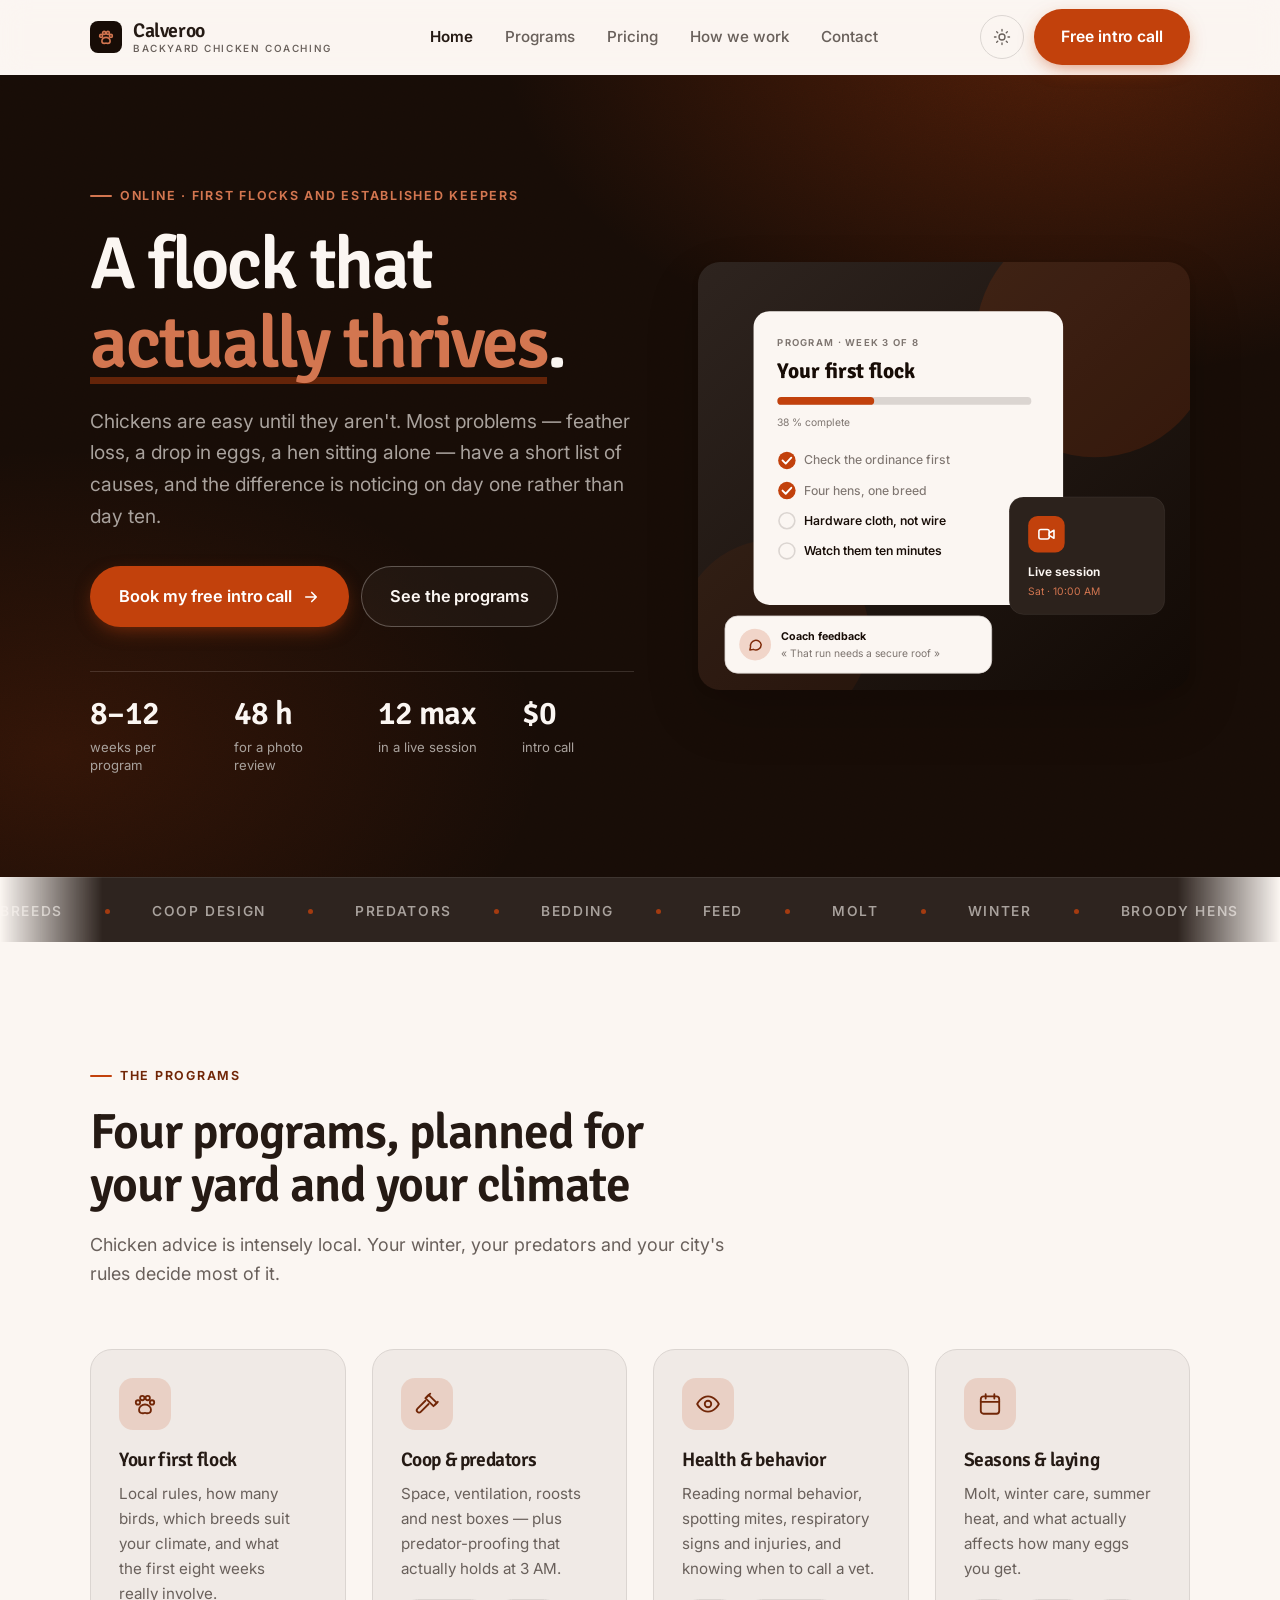
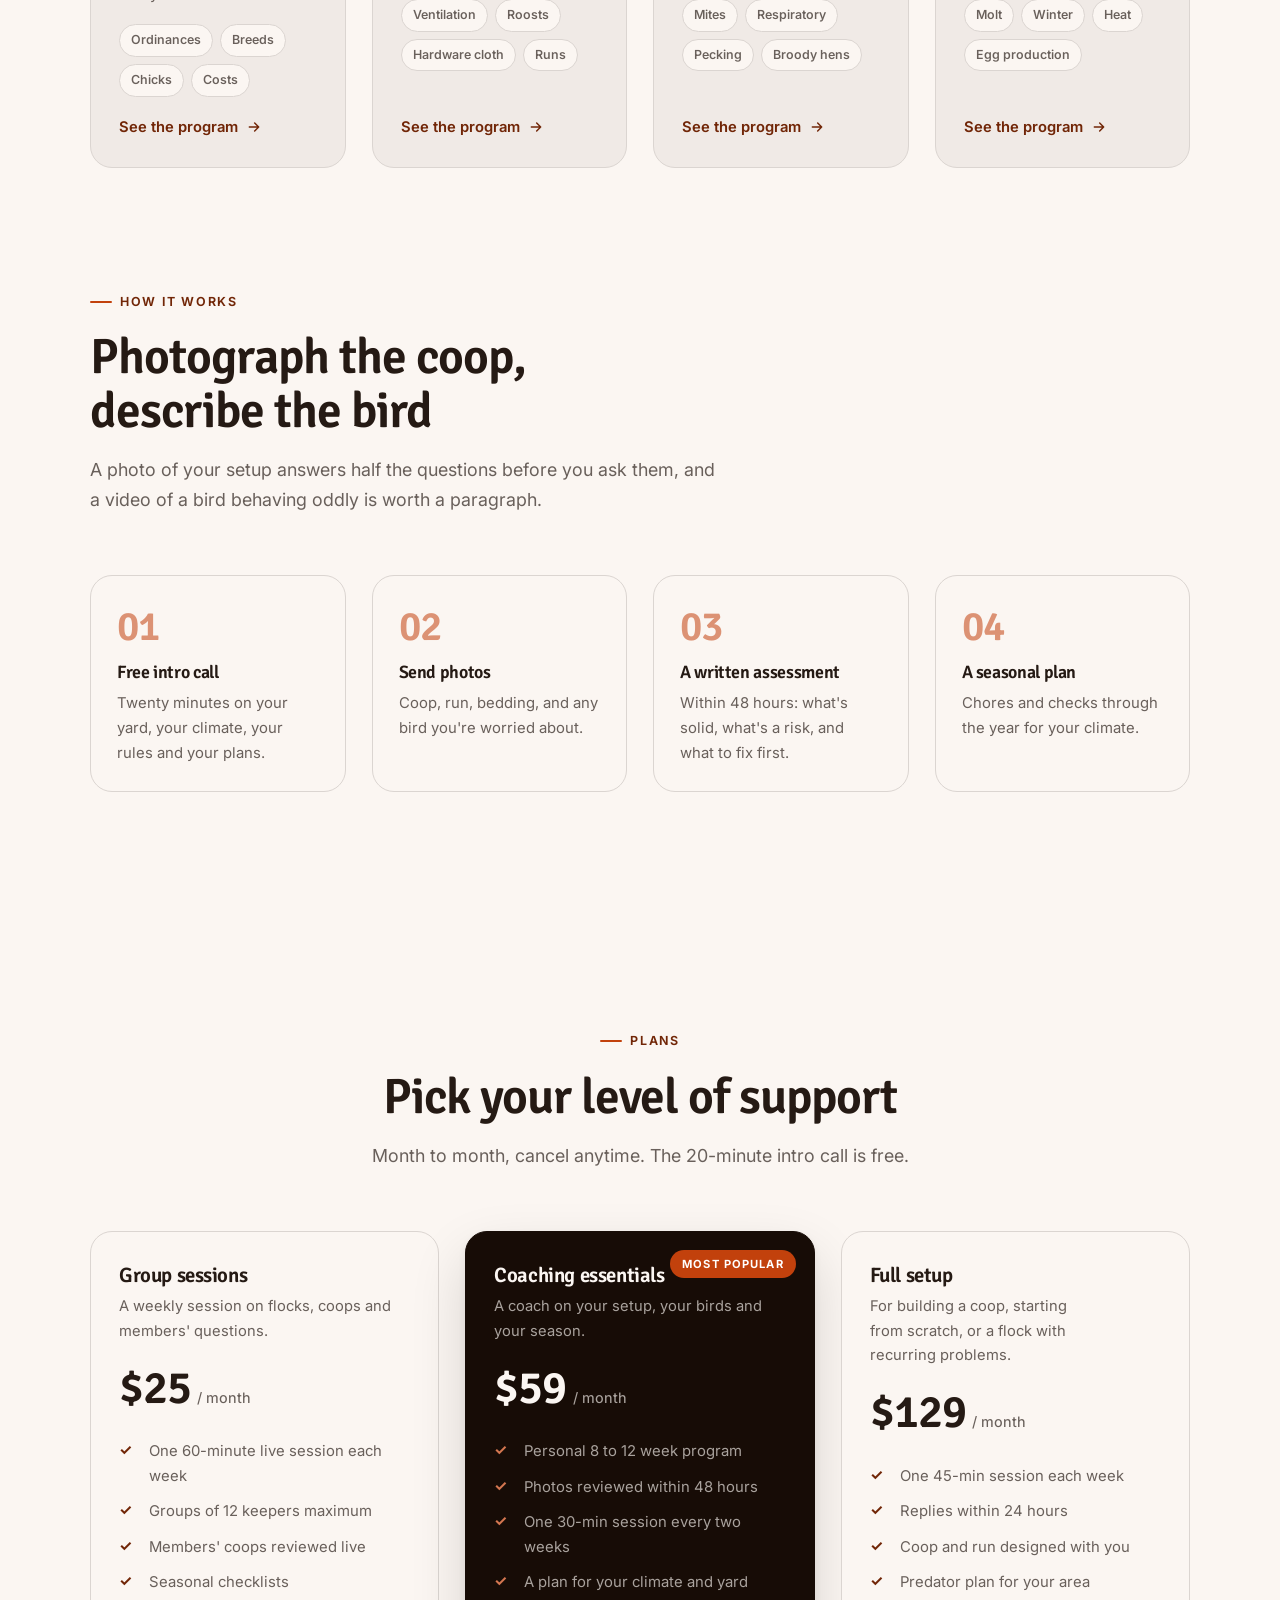
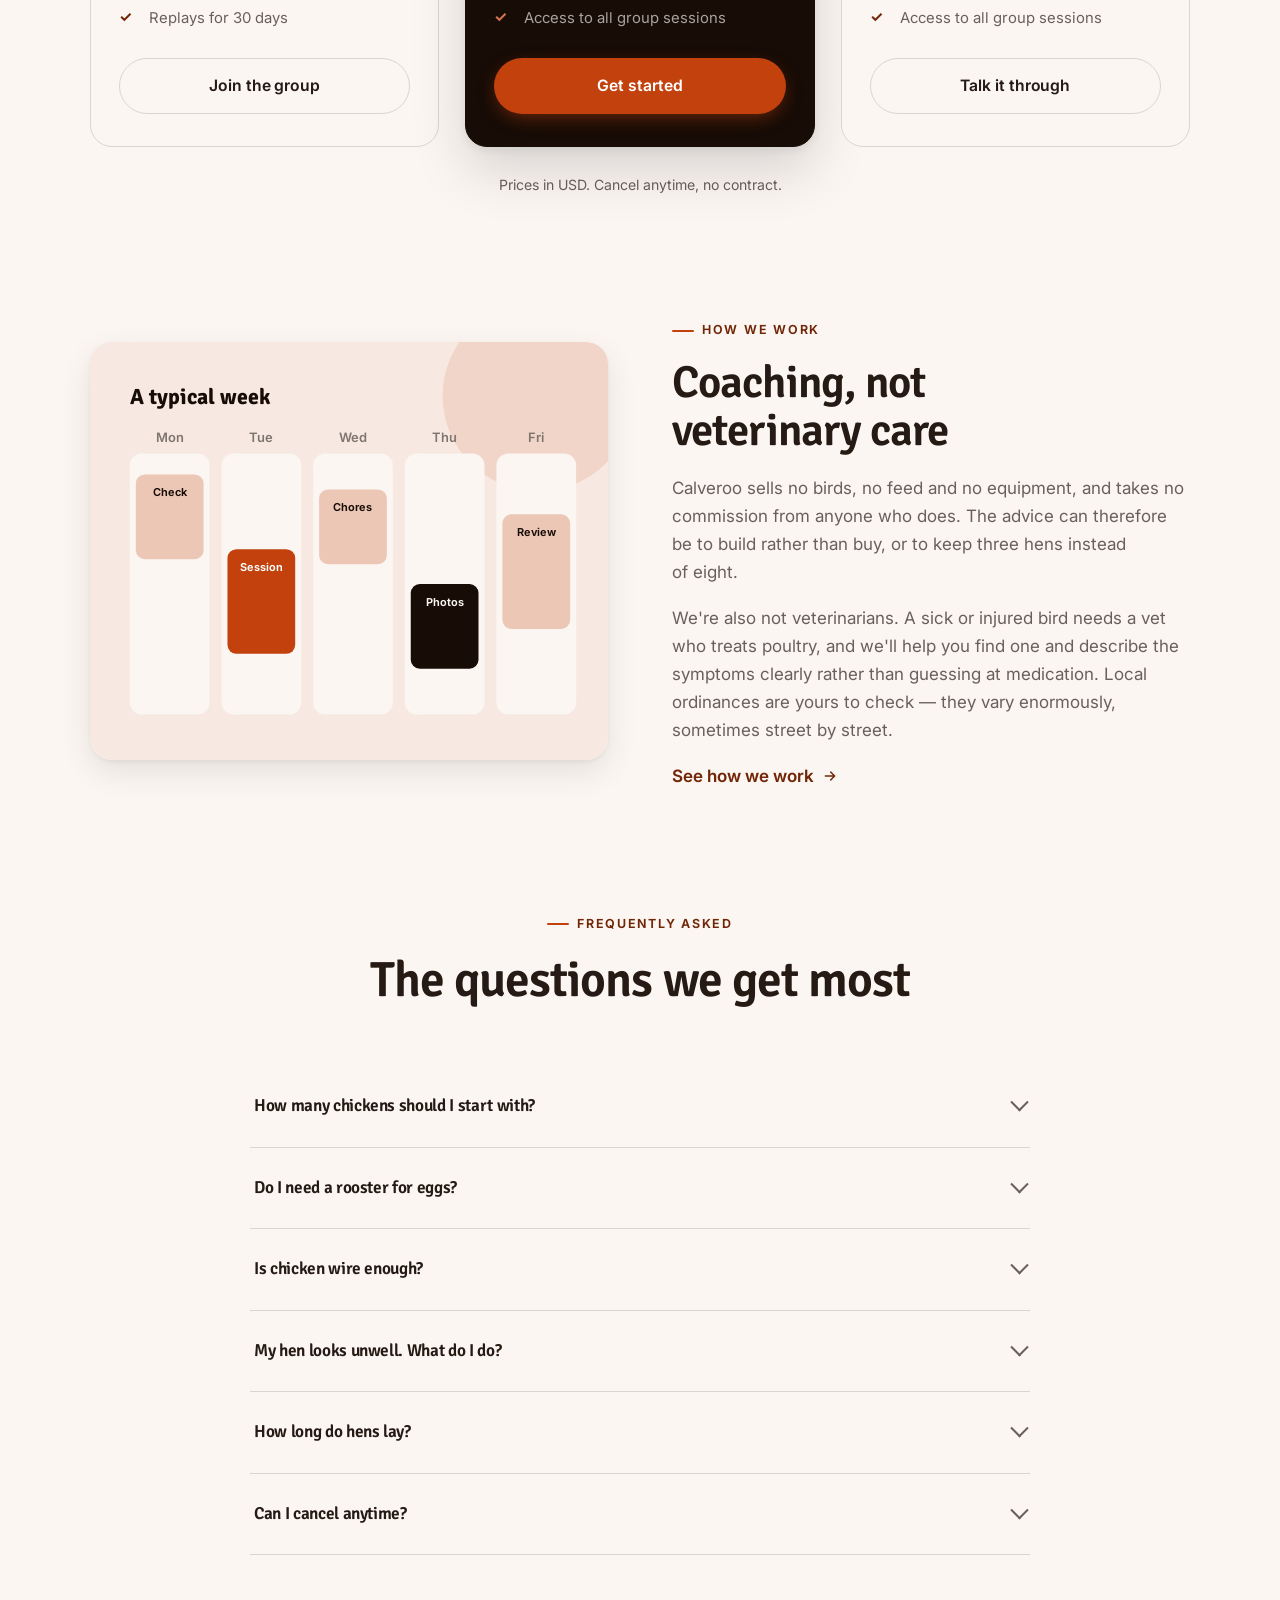
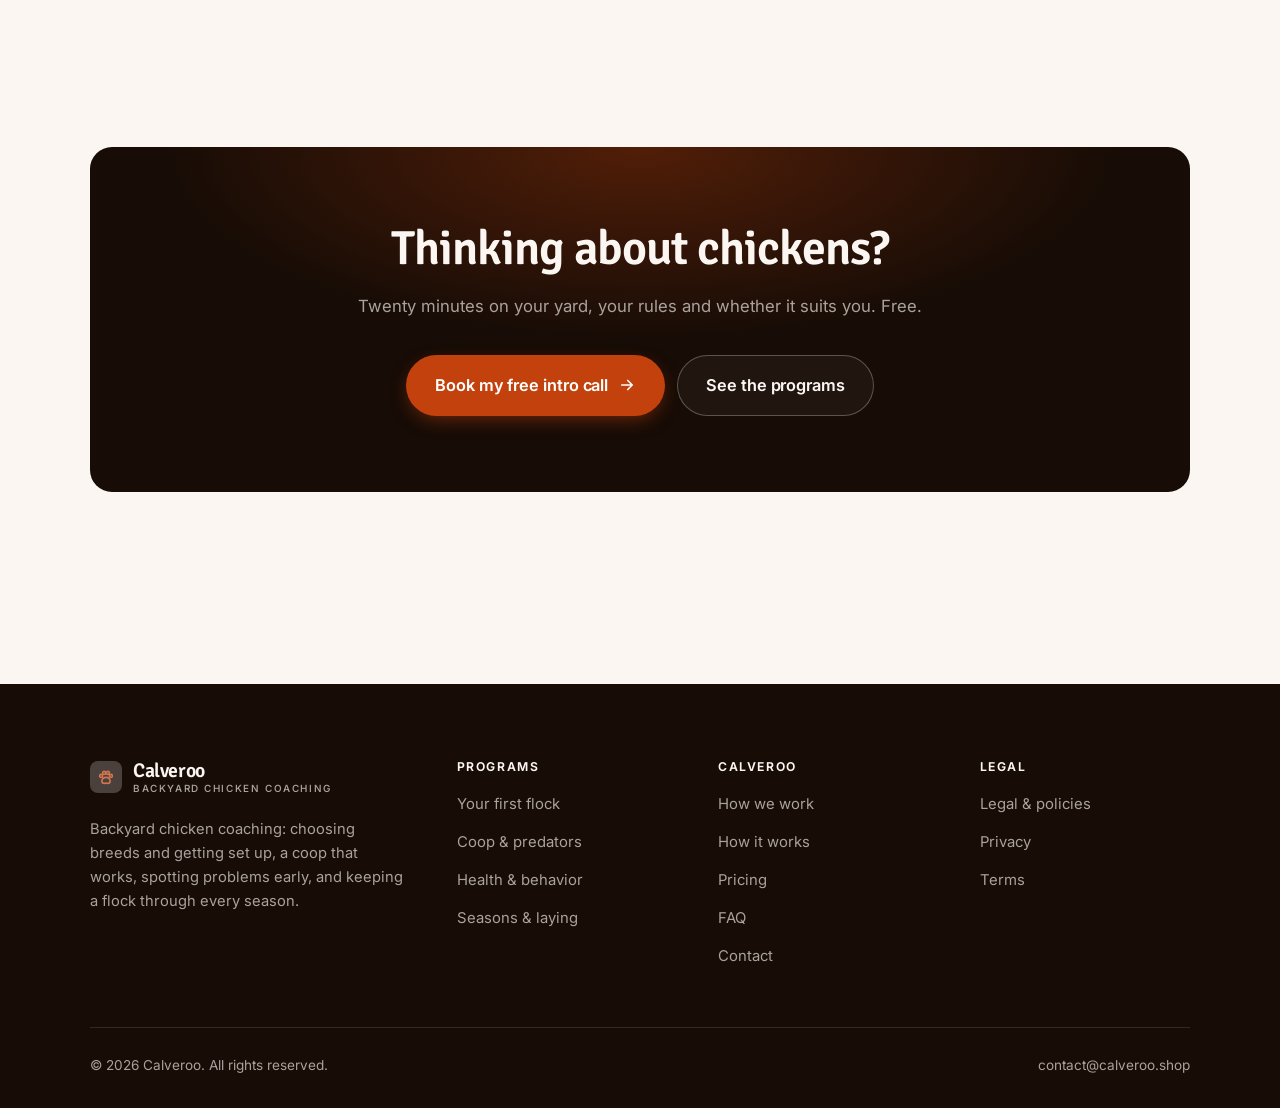
<file: index.html>
<!DOCTYPE html>
<html lang="en" class="no-js">
<head>
<meta charset="utf-8">
<meta name="viewport" content="width=device-width, initial-scale=1">
<title>Calveroo — Backyard chicken coaching: a flock that thrives</title>
<meta name="description" content="Online backyard chicken coaching: breeds and getting started, coop setup and predator-proofing, spotting health problems early, and seasonal flock care.">
<link rel="canonical" href="https://calveroo.shop/">

<meta property="og:type" content="website">
<meta property="og:url" content="https://calveroo.shop/">
<meta property="og:site_name" content="Calveroo">
<meta property="og:locale" content="en_US">
<meta property="og:title" content="Calveroo — Backyard chicken coaching: a flock that thrives">
<meta property="og:description" content="Online backyard chicken coaching: breeds and getting started, coop setup and predator-proofing, spotting health problems early, and seasonal flock care.">
<meta name="theme-color" content="#170c06">

<link rel="icon" href="assets/img/favicon.svg" type="image/svg+xml">
<link rel="preconnect" href="https://fonts.googleapis.com">
<link rel="preconnect" href="https://fonts.gstatic.com" crossorigin>
<link rel="stylesheet" href="https://fonts.googleapis.com/css2?family=Signika:wght@400..700&family=Inter:wght@400..700&display=swap">
<link rel="stylesheet" href="assets/css/style.css">

<!-- Thème appliqué avant le premier rendu (évite le flash) -->
<script>
document.documentElement.classList.remove('no-js');
(function(){try{var t=localStorage.getItem('site-theme');if(t){document.documentElement.setAttribute('data-theme',t);}}catch(e){}})();
</script>
<script type="application/ld+json">
{
  "@context": "https://schema.org",
  "@type": "Organization",
  "name": "Calveroo",
  "url": "https://calveroo.shop/",
  "email": "contact@calveroo.shop",
  "description": "Online backyard chicken coaching: breeds and getting started, coop setup and predator-proofing, spotting health problems early, and seasonal flock care.",
  "areaServed": "US",
  "knowsLanguage": "en"
}
</script>
</head>

<body>
<a class="skip-link" href="#main">Skip to main content</a>

<header class="site-header">
  <nav class="wrap nav" aria-label="Main navigation">
    <a class="brand" href="index.html">
      <svg class="brand__mark" viewBox="0 0 64 64" aria-hidden="true">
        <rect class="bm-bg" width="64" height="64" rx="16"/>
        <g class="bm-ic" transform="translate(14 14) scale(1.5)" fill="none" stroke-width="2.1" stroke-linecap="round" stroke-linejoin="round"><circle cx="5.5" cy="10.5" r="2"/><circle cx="9.5" cy="6.5" r="2"/><circle cx="14.5" cy="6.5" r="2"/><circle cx="18.5" cy="10.5" r="2"/><path d="M12 12.5c-3 0-5.5 2.2-5.5 4.8 0 1.8 1.4 3.2 3.2 3.2.9 0 1.6-.3 2.3-.3s1.4.3 2.3.3c1.8 0 3.2-1.4 3.2-3.2 0-2.6-2.5-4.8-5.5-4.8z"/></g>
      </svg>
      <span>Calveroo<span class="brand__sub">Backyard chicken coaching</span></span>
    </a>

    <ul class="nav__links" id="nav-links">
      <li><a href="index.html" aria-current="page">Home</a></li>
      <li><a href="programs.html">Programs</a></li>
      <li><a href="index.html#pricing">Pricing</a></li>
      <li><a href="about.html">How we work</a></li>
      <li><a href="contact.html">Contact</a></li>
      <li><a class="btn btn--primary" href="contact.html">Free intro call</a></li>
    </ul>

    <div class="nav__cta">
      <button class="theme-toggle" type="button" aria-label="Switch to dark theme">
        <svg class="icon-sun" viewBox="0 0 24 24" fill="none" stroke="currentColor" stroke-width="1.8" stroke-linecap="round" aria-hidden="true"><circle cx="12" cy="12" r="4"/><path d="M12 2v2m0 16v2M2 12h2m16 0h2M4.9 4.9l1.4 1.4m11.4 11.4 1.4 1.4M19.1 4.9l-1.4 1.4M6.3 17.7l-1.4 1.4"/></svg>
        <svg class="icon-moon" viewBox="0 0 24 24" fill="none" stroke="currentColor" stroke-width="1.8" stroke-linecap="round" stroke-linejoin="round" aria-hidden="true"><path d="M21 12.8A9 9 0 1 1 11.2 3a7 7 0 0 0 9.8 9.8z"/></svg>
      </button>
      <a class="btn btn--primary" href="contact.html">Free intro call</a>
      <button class="nav__toggle" type="button" aria-expanded="false" aria-controls="nav-links" aria-label="Open menu">
        <svg class="icon-open" viewBox="0 0 24 24" fill="none" stroke="currentColor" stroke-width="2" stroke-linecap="round" aria-hidden="true"><path d="M3 6h18M3 12h18M3 18h18"/></svg>
        <svg class="icon-close" viewBox="0 0 24 24" fill="none" stroke="currentColor" stroke-width="2" stroke-linecap="round" aria-hidden="true"><path d="M6 6l12 12M18 6L6 18"/></svg>
      </button>
    </div>
  </nav>
</header>

<main id="main">

<section class="hero">
  <div class="wrap hero__inner">
    <div>
      <span class="eyebrow hero__eyebrow">Online · First flocks and established keepers</span>
      <h1>A flock that<br> <em>actually thrives</em>.</h1>
      <p class="hero__lede">Chickens are easy until they aren't. Most problems — feather loss, a drop in eggs, a hen sitting alone — have a short list of causes, and the difference is noticing on day one rather than day ten.</p>

      <div class="hero__actions">
        <a class="btn btn--primary btn--lg" href="contact.html">Book my free intro call <svg viewBox="0 0 24 24" fill="none" stroke="currentColor" stroke-width="2.2" stroke-linecap="round" stroke-linejoin="round" aria-hidden="true"><path d="M5 12h14M13 6l6 6-6 6"/></svg></a>
        <a class="btn btn--on-dark btn--lg" href="programs.html">See the programs</a>
      </div>

      <ul class="hero__proof">
        <li><span class="stat__num">8–12</span><span class="stat__label">weeks per program</span></li>
        <li><span class="stat__num">48 h</span><span class="stat__label">for a photo review</span></li>
        <li><span class="stat__num">12 max</span><span class="stat__label">in a live session</span></li>
        <li><span class="stat__num">$0</span><span class="stat__label">intro call</span></li>
      </ul>
    </div>

    <div class="hero__art">
      <svg viewBox="0 0 620 540" role="img" aria-label="A backyard chicken program in week 3 of 8, showing this week's tasks, the next live session and coach feedback.">
        <defs>
          <linearGradient id="hbg" x1="0" y1="0" x2="1" y2="1">
            <stop offset="0" stop-color="#2e241f"/><stop offset="1" stop-color="#120a05"/>
          </linearGradient>
        </defs>
        <rect width="620" height="540" rx="22" fill="url(#hbg)"/>
        <circle cx="500" cy="96" r="150" fill="#c2410c" opacity=".16"/>
        <circle cx="96" cy="470" r="120" fill="#c2410c" opacity=".08"/>

        <g style="font-family: var(--font-body)">
          <!-- Carte programme -->
          <rect x="70" y="62" width="390" height="370" rx="20" fill="#fbf6f2"/>
          <text x="100" y="106" font-size="12" font-weight="650" letter-spacing="1.6" fill="#7e7570">PROGRAM · WEEK 3 OF 8</text>
          <text x="100" y="146" font-size="27" font-weight="700" fill="#170c06" style="font-family: var(--font-display)">Your first flock</text>
          <rect x="100" y="170" width="320" height="10" rx="5" fill="#dbd5d1"/>
          <rect x="100" y="170" width="122" height="10" rx="5" fill="#c2410c"/>
          <text x="100" y="206" font-size="13" fill="#7e7570">38 % complete</text>
          <circle cx="112" cy="250" r="11" fill="#c2410c"/><path d="M106.5 250l4 4 7-7.5" fill="none" stroke="#ffffff" stroke-width="2.4" stroke-linecap="round" stroke-linejoin="round"/><text x="134" y="255" font-size="15.5" fill="#7e7570" font-weight="450">Check the ordinance first</text>
          <circle cx="112" cy="288" r="11" fill="#c2410c"/><path d="M106.5 288l4 4 7-7.5" fill="none" stroke="#ffffff" stroke-width="2.4" stroke-linecap="round" stroke-linejoin="round"/><text x="134" y="293" font-size="15.5" fill="#7e7570" font-weight="450">Four hens, one breed</text>
          <circle cx="112" cy="326" r="10" fill="none" stroke="#dbd5d1" stroke-width="2"/><text x="134" y="331" font-size="15.5" fill="#170c06" font-weight="560">Hardware cloth, not wire</text>
          <circle cx="112" cy="364" r="10" fill="none" stroke="#dbd5d1" stroke-width="2"/><text x="134" y="369" font-size="15.5" fill="#170c06" font-weight="560">Watch them ten minutes</text>

          <!-- Carte séance -->
          <rect x="392" y="296" width="196" height="148" rx="18" fill="#2c221c" stroke="#ffffff" stroke-opacity=".08"/>
          <rect x="416" y="320" width="46" height="46" rx="12" fill="#c2410c"/>
          <g transform="translate(427 331)" fill="none" stroke="#ffffff" color="#ffffff" stroke-width="2" stroke-linecap="round" stroke-linejoin="round"><rect x="2.5" y="6" width="13" height="12" rx="2.5"/><path d="M15.5 10.5 21.5 7v10l-6-3.5z"/></g>
          <text x="416" y="396" font-size="15" font-weight="650" fill="#fbf6f2">Live session</text>
          <text x="416" y="420" font-size="13" fill="#d37650">Sat · 10:00 AM</text>

          <!-- Retour du coach -->
          <rect x="34" y="446" width="336" height="72" rx="16" fill="#fbf6f2" stroke="#dbd5d1"/>
          <circle cx="72" cy="482" r="20" fill="#f1d5c9"/>
          <g transform="translate(62 472) scale(.84)" fill="none" stroke="#7e2a08" stroke-width="2.2" stroke-linecap="round" stroke-linejoin="round"><path d="M21 12a8 8 0 0 1-11.6 7.1L4 20l1-4.6A8 8 0 1 1 21 12z"/></g>
          <text x="104" y="476" font-size="13.5" font-weight="700" fill="#170c06">Coach feedback</text>
          <text x="104" y="498" font-size="13" fill="#7e7570">« That run needs a secure roof »</text>
        </g>
      </svg>
    </div>
  </div>
</section>

<div class="marquee" aria-hidden="true">
  <div class="marquee__track"><span>Breeds</span><span>Coop design</span><span>Predators</span><span>Bedding</span><span>Feed</span><span>Molt</span><span>Winter</span><span>Broody hens</span><span>Mites</span><span>Egg laying</span><span>Breeds</span><span>Coop design</span><span>Predators</span><span>Bedding</span><span>Feed</span><span>Molt</span><span>Winter</span><span>Broody hens</span><span>Mites</span><span>Egg laying</span></div>
</div>

<section class="section wrap" id="programs">
  <div class="section-head reveal">
    <span class="eyebrow">The programs</span>
    <h2>Four programs, planned for your yard and your climate</h2>
    <p>Chicken advice is intensely local. Your winter, your predators and your city's rules decide most of it.</p>
  </div>
  <div class="grid grid--4 reveal-group">
    <a class="card" href="programs.html#start">
      <div class="card__icon"><svg viewBox="0 0 24 24" fill="none" stroke="currentColor" stroke-width="1.7" stroke-linecap="round" stroke-linejoin="round" aria-hidden="true"><circle cx="5.5" cy="10.5" r="2"/><circle cx="9.5" cy="6.5" r="2"/><circle cx="14.5" cy="6.5" r="2"/><circle cx="18.5" cy="10.5" r="2"/><path d="M12 12.5c-3 0-5.5 2.2-5.5 4.8 0 1.8 1.4 3.2 3.2 3.2.9 0 1.6-.3 2.3-.3s1.4.3 2.3.3c1.8 0 3.2-1.4 3.2-3.2 0-2.6-2.5-4.8-5.5-4.8z"/></svg></div>
      <h3>Your first flock</h3>
      <p>Local rules, how many birds, which breeds suit your climate, and what the first eight weeks really involve.</p>
      <ul class="tags"><li>Ordinances</li><li>Breeds</li><li>Chicks</li><li>Costs</li></ul>
      <span class="arrow-link">See the program <svg viewBox="0 0 24 24" fill="none" stroke="currentColor" stroke-width="2.2" stroke-linecap="round" stroke-linejoin="round" aria-hidden="true"><path d="M5 12h14M13 6l6 6-6 6"/></svg></span>
    </a>
    <a class="card" href="programs.html#coop">
      <div class="card__icon"><svg viewBox="0 0 24 24" fill="none" stroke="currentColor" stroke-width="1.7" stroke-linecap="round" stroke-linejoin="round" aria-hidden="true"><path d="M13.5 3.5 21 11l-3 3-7.5-7.5z"/><path d="M10.5 9 3.2 16.3a2.1 2.1 0 0 0 3 3L13.5 12"/><path d="M15 2.5 12 5.5M19.5 12.5 22 10"/></svg></div>
      <h3>Coop &amp; predators</h3>
      <p>Space, ventilation, roosts and nest boxes — plus predator-proofing that actually holds at 3 AM.</p>
      <ul class="tags"><li>Ventilation</li><li>Roosts</li><li>Hardware cloth</li><li>Runs</li></ul>
      <span class="arrow-link">See the program <svg viewBox="0 0 24 24" fill="none" stroke="currentColor" stroke-width="2.2" stroke-linecap="round" stroke-linejoin="round" aria-hidden="true"><path d="M5 12h14M13 6l6 6-6 6"/></svg></span>
    </a>
    <a class="card" href="programs.html#health">
      <div class="card__icon"><svg viewBox="0 0 24 24" fill="none" stroke="currentColor" stroke-width="1.7" stroke-linecap="round" stroke-linejoin="round" aria-hidden="true"><path d="M2 12s3.6-7 10-7 10 7 10 7-3.6 7-10 7S2 12 2 12z"/><circle cx="12" cy="12" r="3"/></svg></div>
      <h3>Health &amp; behavior</h3>
      <p>Reading normal behavior, spotting mites, respiratory signs and injuries, and knowing when to call a vet.</p>
      <ul class="tags"><li>Mites</li><li>Respiratory</li><li>Pecking</li><li>Broody hens</li></ul>
      <span class="arrow-link">See the program <svg viewBox="0 0 24 24" fill="none" stroke="currentColor" stroke-width="2.2" stroke-linecap="round" stroke-linejoin="round" aria-hidden="true"><path d="M5 12h14M13 6l6 6-6 6"/></svg></span>
    </a>
    <a class="card" href="programs.html#seasons">
      <div class="card__icon"><svg viewBox="0 0 24 24" fill="none" stroke="currentColor" stroke-width="1.7" stroke-linecap="round" stroke-linejoin="round" aria-hidden="true"><rect x="3.5" y="5" width="17" height="16" rx="2.5"/><path d="M8 3v4M16 3v4M3.5 10h17"/></svg></div>
      <h3>Seasons &amp; laying</h3>
      <p>Molt, winter care, summer heat, and what actually affects how many eggs you get.</p>
      <ul class="tags"><li>Molt</li><li>Winter</li><li>Heat</li><li>Egg production</li></ul>
      <span class="arrow-link">See the program <svg viewBox="0 0 24 24" fill="none" stroke="currentColor" stroke-width="2.2" stroke-linecap="round" stroke-linejoin="round" aria-hidden="true"><path d="M5 12h14M13 6l6 6-6 6"/></svg></span>
    </a>
  </div>
</section>

<section class="section section--flush wrap" id="how-it-works">
  <div class="section-head reveal">
    <span class="eyebrow">How it works</span>
    <h2>Photograph the coop, describe the bird</h2>
    <p>A photo of your setup answers half the questions before you ask them, and a video of a bird behaving oddly is worth a paragraph.</p>
  </div>
  <div class="grid grid--4 steps reveal-group">
    <article class="step">
      <h3>Free intro call</h3>
      <p>Twenty minutes on your yard, your climate, your rules and your plans.</p>
    </article>
    <article class="step">
      <h3>Send photos</h3>
      <p>Coop, run, bedding, and any bird you're worried about.</p>
    </article>
    <article class="step">
      <h3>A written assessment</h3>
      <p>Within 48 hours: what's solid, what's a risk, and what to fix first.</p>
    </article>
    <article class="step">
      <h3>A seasonal plan</h3>
      <p>Chores and checks through the year for your climate.</p>
    </article>
  </div>
</section>

<section class="section wrap" id="pricing">
  <div class="section-head section-head--center reveal">
    <span class="eyebrow">Plans</span>
    <h2>Pick your level of support</h2>
    <p>Month to month, cancel anytime. The 20-minute intro call is free.</p>
  </div>
  <div class="grid grid--3 plans reveal-group">
    <article class="plan">
      
      <h3>Group sessions</h3>
      <p class="plan__desc">A weekly session on flocks, coops and members' questions.</p>
      <p class="plan__price">$25<span class="plan__period">/ month</span></p>
      <ul class="plan__features">
        <li>One 60-minute live session each week</li>
        <li>Groups of 12 keepers maximum</li>
        <li>Members' coops reviewed live</li>
        <li>Seasonal checklists</li>
        <li>Replays for 30 days</li>
      </ul>
      <a class="btn btn--ghost btn--block" href="contact.html">Join the group</a>
    </article>
    <article class="plan plan--featured">
      <span class="plan__tag">Most popular</span>
      <h3>Coaching essentials</h3>
      <p class="plan__desc">A coach on your setup, your birds and your season.</p>
      <p class="plan__price">$59<span class="plan__period">/ month</span></p>
      <ul class="plan__features">
        <li>Personal 8 to 12 week program</li>
        <li>Photos reviewed within 48 hours</li>
        <li>One 30-min session every two weeks</li>
        <li>A plan for your climate and yard</li>
        <li>Access to all group sessions</li>
      </ul>
      <a class="btn btn--primary btn--block" href="contact.html">Get started</a>
    </article>
    <article class="plan">
      
      <h3>Full setup</h3>
      <p class="plan__desc">For building a coop, starting from scratch, or a flock with recurring problems.</p>
      <p class="plan__price">$129<span class="plan__period">/ month</span></p>
      <ul class="plan__features">
        <li>One 45-min session each week</li>
        <li>Replies within 24 hours</li>
        <li>Coop and run designed with you</li>
        <li>Predator plan for your area</li>
        <li>Access to all group sessions</li>
      </ul>
      <a class="btn btn--ghost btn--block" href="contact.html">Talk it through</a>
    </article>
  </div>
  <p class="plans-note">Prices in USD. Cancel anytime, no contract.</p>
</section>

<section class="section section--flush wrap">
  <div class="split reveal">
    <div class="split__art">
      <svg viewBox="0 0 520 420" role="img" aria-label="Example of a typical week: Check, Session, Chores, Photos, Review.">
        <rect width="520" height="420" rx="20" fill="#f7e9e2"/>
        <circle cx="450" cy="54" r="96" fill="#c2410c" opacity=".12"/>
        <g style="font-family: var(--font-body)">
        <text x="40" y="62" font-size="22" font-weight="700" fill="#170c06" style="font-family: var(--font-display)">A typical week</text>
        <text x="80" y="100" text-anchor="middle" font-size="13" font-weight="600" fill="#7e7570">Mon</text>
        <rect x="40" y="112" width="80" height="262" rx="12" fill="#fbf6f2"/>
        <rect x="46" y="133" width="68" height="85" rx="9" fill="#ecc7b6"/>
        <text x="80" y="155" text-anchor="middle" font-size="11" font-weight="650" fill="#170c06">Check</text>
        <text x="172" y="100" text-anchor="middle" font-size="13" font-weight="600" fill="#7e7570">Tue</text>
        <rect x="132" y="112" width="80" height="262" rx="12" fill="#fbf6f2"/>
        <rect x="138" y="208" width="68" height="105" rx="9" fill="#c2410c"/>
        <text x="172" y="230" text-anchor="middle" font-size="11" font-weight="650" fill="#ffffff">Session</text>
        <text x="264" y="100" text-anchor="middle" font-size="13" font-weight="600" fill="#7e7570">Wed</text>
        <rect x="224" y="112" width="80" height="262" rx="12" fill="#fbf6f2"/>
        <rect x="230" y="148" width="68" height="75" rx="9" fill="#ecc7b6"/>
        <text x="264" y="170" text-anchor="middle" font-size="11" font-weight="650" fill="#170c06">Chores</text>
        <text x="356" y="100" text-anchor="middle" font-size="13" font-weight="600" fill="#7e7570">Thu</text>
        <rect x="316" y="112" width="80" height="262" rx="12" fill="#fbf6f2"/>
        <rect x="322" y="243" width="68" height="85" rx="9" fill="#170c06"/>
        <text x="356" y="265" text-anchor="middle" font-size="11" font-weight="650" fill="#fbf6f2">Photos</text>
        <text x="448" y="100" text-anchor="middle" font-size="13" font-weight="600" fill="#7e7570">Fri</text>
        <rect x="408" y="112" width="80" height="262" rx="12" fill="#fbf6f2"/>
        <rect x="414" y="173" width="68" height="115" rx="9" fill="#ecc7b6"/>
        <text x="448" y="195" text-anchor="middle" font-size="11" font-weight="650" fill="#170c06">Review</text>
        </g>
      </svg>
    </div>
    <div>
      <span class="eyebrow">How we work</span>
      <h2>Coaching, not veterinary care</h2>
      <p>Calveroo sells no birds, no feed and no equipment, and takes no commission from anyone who does. The advice can therefore be to build rather than buy, or to keep three hens instead of eight.</p>
      <p>We're also not veterinarians. A sick or injured bird needs a vet who treats poultry, and we'll help you find one and describe the symptoms clearly rather than guessing at medication. Local ordinances are yours to check — they vary enormously, sometimes street by street.</p>
      <p><a class="arrow-link" href="about.html">See how we work <svg viewBox="0 0 24 24" fill="none" stroke="currentColor" stroke-width="2.2" stroke-linecap="round" stroke-linejoin="round" aria-hidden="true"><path d="M5 12h14M13 6l6 6-6 6"/></svg></a></p>
    </div>
  </div>
</section>

<section class="section section--flush wrap" id="faq">
  <div class="section-head section-head--center reveal">
    <span class="eyebrow">Frequently asked</span>
    <h2>The questions we get most</h2>
  </div>
  <div class="faq reveal">
    <details>
      <summary>How many chickens should I start with?</summary>
      <p>Three or four. They're flock birds so never one, and small numbers are much easier while you learn.</p>
    </details>
    <details>
      <summary>Do I need a rooster for eggs?</summary>
      <p>No. Hens lay without one, and most cities ban roosters anyway. You need a rooster only for fertilized eggs.</p>
    </details>
    <details>
      <summary>Is chicken wire enough?</summary>
      <p>No, and it's the most common mistake we see. Chicken wire keeps chickens in; hardware cloth keeps predators out.</p>
    </details>
    <details>
      <summary>My hen looks unwell. What do I do?</summary>
      <p>Isolate her, keep her warm and hydrated, and call a vet who sees poultry. We can help you describe what you're seeing — we don't diagnose or prescribe.</p>
    </details>
    <details>
      <summary>How long do hens lay?</summary>
      <p>Best production is the first two or three years, then it declines while they can live much longer. Worth deciding how you feel about that before starting.</p>
    </details>
    <details>
      <summary>Can I cancel anytime?</summary>
      <p>Yes. No contract, no minimum term. Access stays open until the end of the month you already paid for.</p>
    </details>
  </div>
</section>

<section class="wrap section--tight">
  <div class="cta-band reveal">
    <h2>Thinking about chickens?</h2>
    <p>Twenty minutes on your yard, your rules and whether it suits you. Free.</p>
    <div class="hero__actions">
      <a class="btn btn--primary btn--lg" href="contact.html">Book my free intro call <svg viewBox="0 0 24 24" fill="none" stroke="currentColor" stroke-width="2.2" stroke-linecap="round" stroke-linejoin="round" aria-hidden="true"><path d="M5 12h14M13 6l6 6-6 6"/></svg></a>
      <a class="btn btn--on-dark btn--lg" href="programs.html">See the programs</a>
    </div>
  </div>
</section>

</main>

<footer class="site-footer">
  <div class="wrap">
    <div class="footer__grid">
      <div class="footer__brand">
        <a class="brand" href="index.html">
          <svg class="brand__mark" viewBox="0 0 64 64" aria-hidden="true">
        <rect class="bm-bg" width="64" height="64" rx="16"/>
        <g class="bm-ic" transform="translate(14 14) scale(1.5)" fill="none" stroke-width="2.1" stroke-linecap="round" stroke-linejoin="round"><circle cx="5.5" cy="10.5" r="2"/><circle cx="9.5" cy="6.5" r="2"/><circle cx="14.5" cy="6.5" r="2"/><circle cx="18.5" cy="10.5" r="2"/><path d="M12 12.5c-3 0-5.5 2.2-5.5 4.8 0 1.8 1.4 3.2 3.2 3.2.9 0 1.6-.3 2.3-.3s1.4.3 2.3.3c1.8 0 3.2-1.4 3.2-3.2 0-2.6-2.5-4.8-5.5-4.8z"/></g>
      </svg>
          <span>Calveroo<span class="brand__sub">Backyard chicken coaching</span></span>
        </a>
        <p>Backyard chicken coaching: choosing breeds and getting set up, a coop that works, spotting problems early, and keeping a flock through every season.</p>
      </div>

      <div class="footer__col">
        <h4>Programs</h4>
        <ul>
          <li><a href="programs.html#start">Your first flock</a></li>
          <li><a href="programs.html#coop">Coop &amp; predators</a></li>
          <li><a href="programs.html#health">Health &amp; behavior</a></li>
          <li><a href="programs.html#seasons">Seasons &amp; laying</a></li>
        </ul>
      </div>

      <div class="footer__col">
        <h4>Calveroo</h4>
        <ul>
          <li><a href="about.html">How we work</a></li>
          <li><a href="index.html#how-it-works">How it works</a></li>
          <li><a href="index.html#pricing">Pricing</a></li>
          <li><a href="index.html#faq">FAQ</a></li>
          <li><a href="contact.html">Contact</a></li>
        </ul>
      </div>

      <div class="footer__col">
        <h4>Legal</h4>
        <ul>
          <li><a href="legal.html">Legal &amp; policies</a></li>
          <li><a href="legal.html#privacy">Privacy</a></li>
          <li><a href="legal.html#terms">Terms</a></li>
        </ul>
      </div>
    </div>

    <div class="footer__bottom">
      <p>© <span data-year>2026</span> Calveroo. All rights reserved.</p>
      <p><a href="mailto:contact@calveroo.shop">contact@calveroo.shop</a></p>
    </div>
  </div>
</footer>

<script src="assets/js/main.js" defer></script>
</body>
</html>
</file>
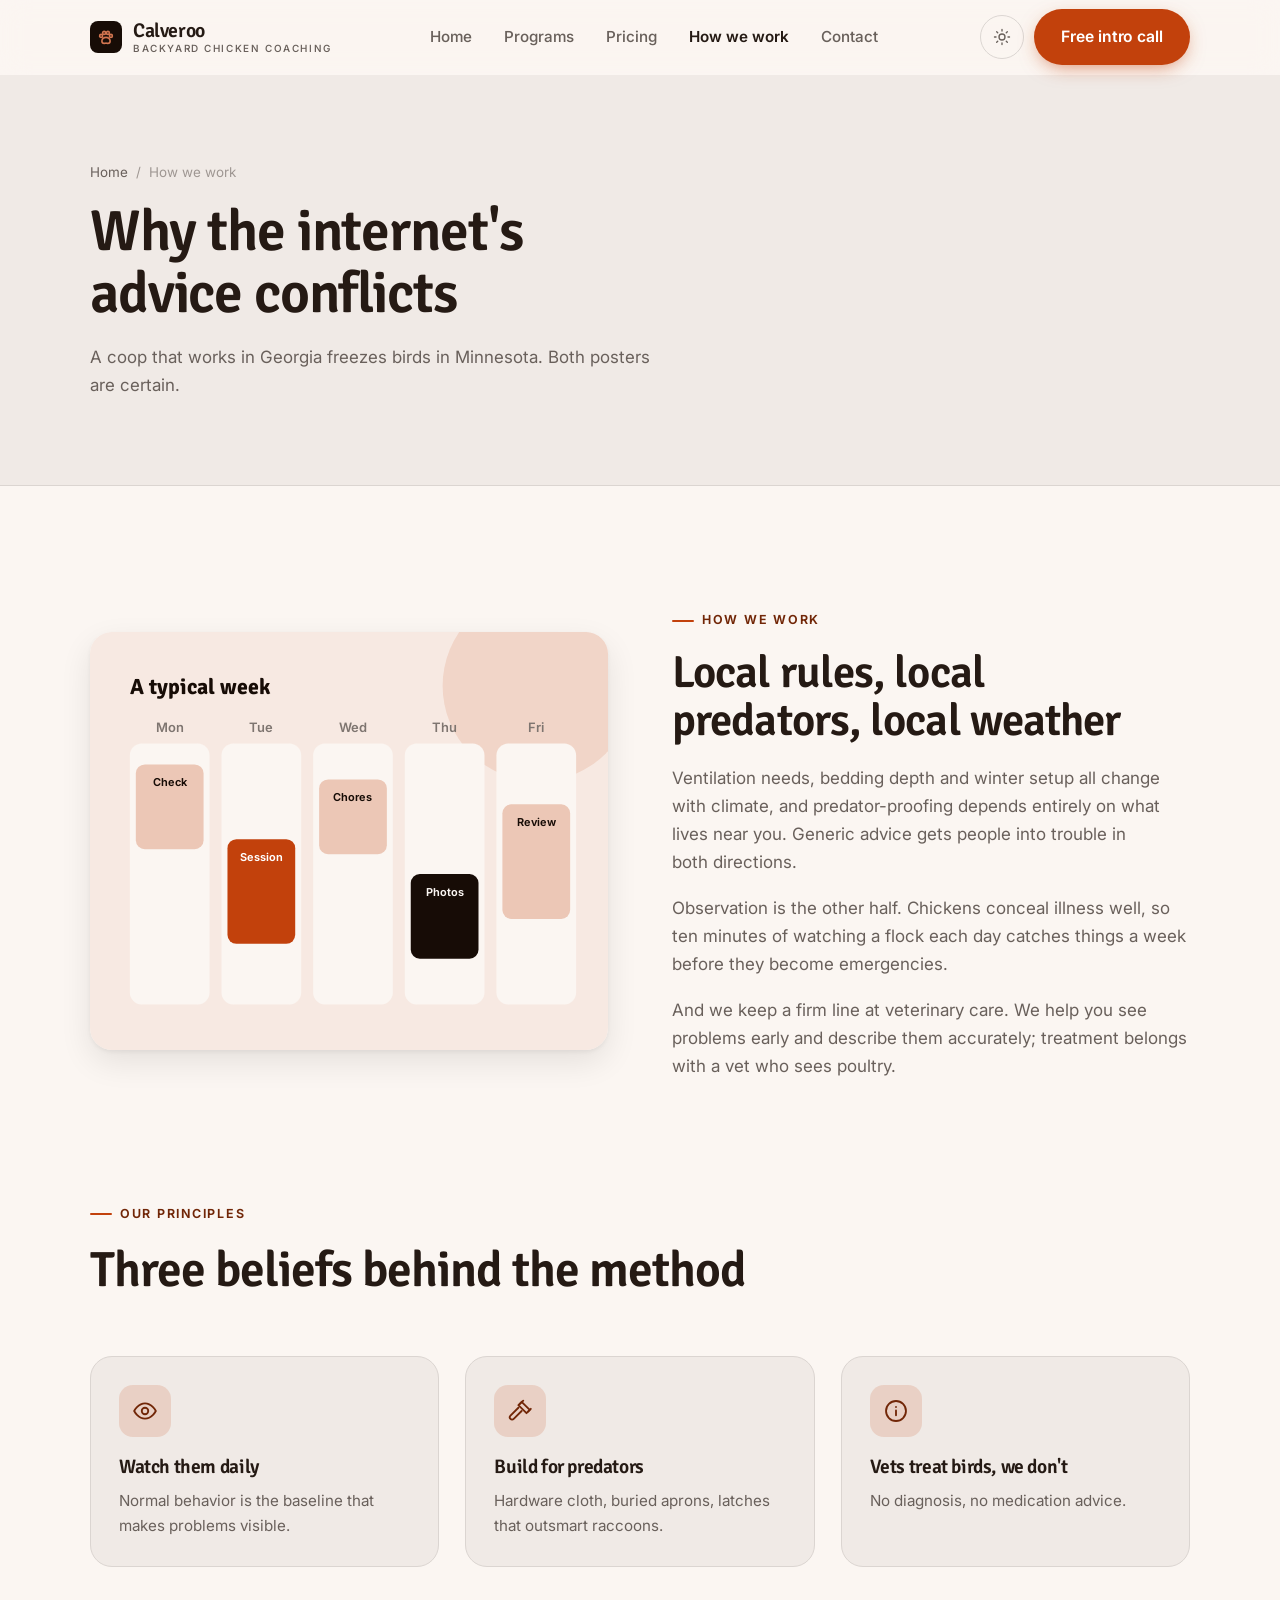
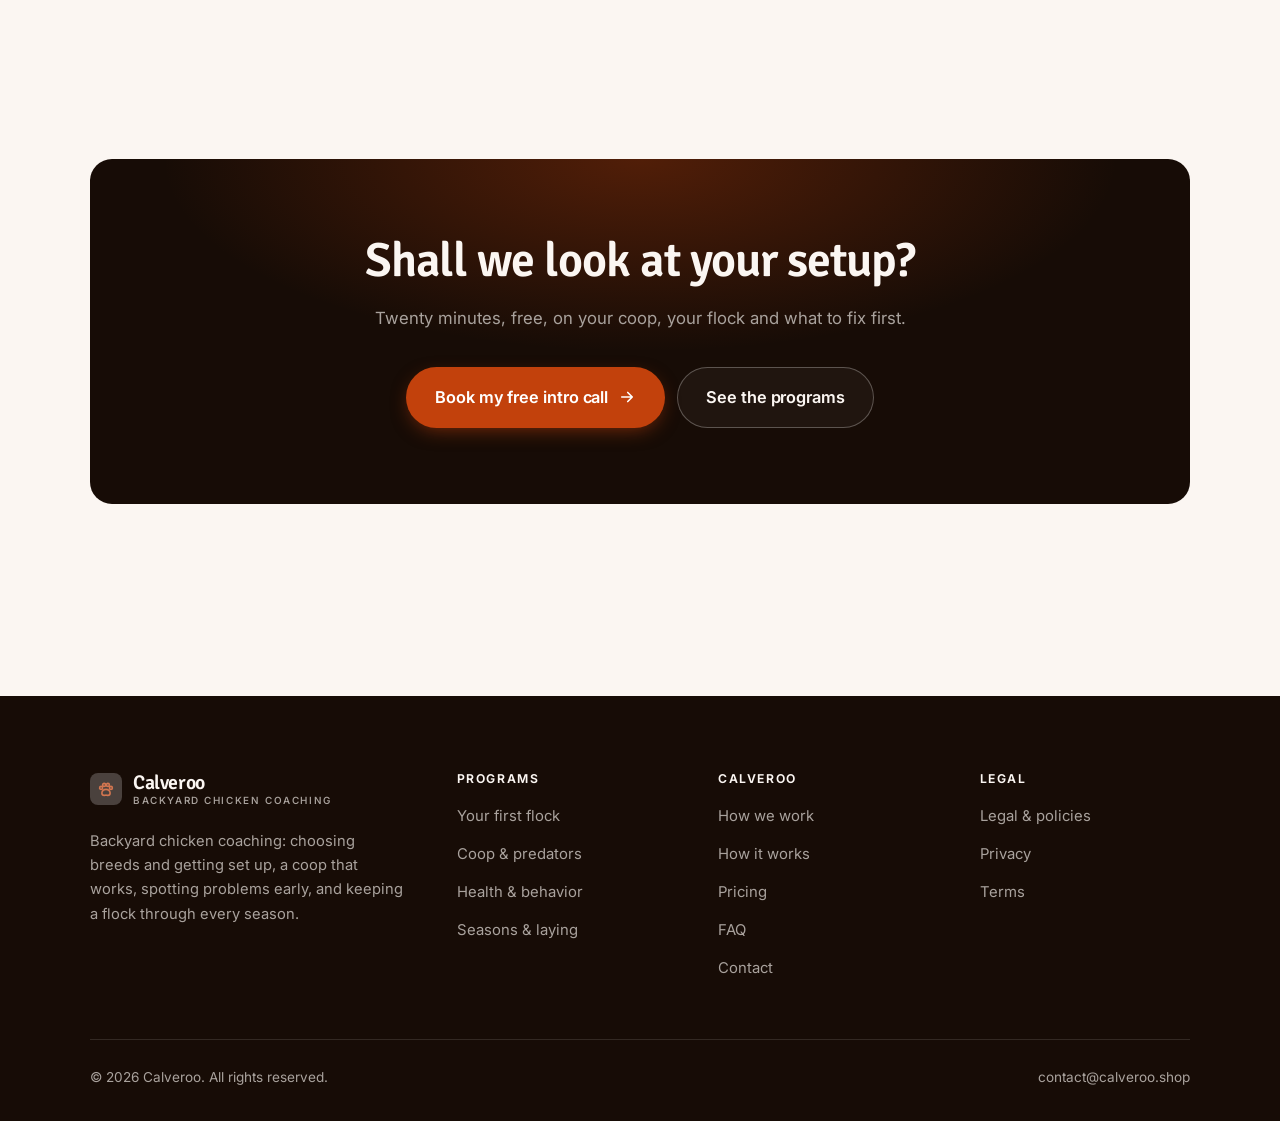
<file: about.html>
<!DOCTYPE html>
<html lang="en" class="no-js">
<head>
<meta charset="utf-8">
<meta name="viewport" content="width=device-width, initial-scale=1">
<title>How we work — Calveroo</title>
<meta name="description" content="Why backyard chicken advice has to be local, and where Calveroo stops and a vet starts.">
<link rel="canonical" href="https://calveroo.shop/about.html">

<meta property="og:type" content="website">
<meta property="og:url" content="https://calveroo.shop/about.html">
<meta property="og:site_name" content="Calveroo">
<meta property="og:locale" content="en_US">
<meta property="og:title" content="How we work — Calveroo">
<meta property="og:description" content="Why backyard chicken advice has to be local, and where Calveroo stops and a vet starts.">
<meta name="theme-color" content="#170c06">

<link rel="icon" href="assets/img/favicon.svg" type="image/svg+xml">
<link rel="preconnect" href="https://fonts.googleapis.com">
<link rel="preconnect" href="https://fonts.gstatic.com" crossorigin>
<link rel="stylesheet" href="https://fonts.googleapis.com/css2?family=Signika:wght@400..700&family=Inter:wght@400..700&display=swap">
<link rel="stylesheet" href="assets/css/style.css">

<!-- Thème appliqué avant le premier rendu (évite le flash) -->
<script>
document.documentElement.classList.remove('no-js');
(function(){try{var t=localStorage.getItem('site-theme');if(t){document.documentElement.setAttribute('data-theme',t);}}catch(e){}})();
</script>
</head>

<body>
<a class="skip-link" href="#main">Skip to main content</a>

<header class="site-header">
  <nav class="wrap nav" aria-label="Main navigation">
    <a class="brand" href="index.html">
      <svg class="brand__mark" viewBox="0 0 64 64" aria-hidden="true">
        <rect class="bm-bg" width="64" height="64" rx="16"/>
        <g class="bm-ic" transform="translate(14 14) scale(1.5)" fill="none" stroke-width="2.1" stroke-linecap="round" stroke-linejoin="round"><circle cx="5.5" cy="10.5" r="2"/><circle cx="9.5" cy="6.5" r="2"/><circle cx="14.5" cy="6.5" r="2"/><circle cx="18.5" cy="10.5" r="2"/><path d="M12 12.5c-3 0-5.5 2.2-5.5 4.8 0 1.8 1.4 3.2 3.2 3.2.9 0 1.6-.3 2.3-.3s1.4.3 2.3.3c1.8 0 3.2-1.4 3.2-3.2 0-2.6-2.5-4.8-5.5-4.8z"/></g>
      </svg>
      <span>Calveroo<span class="brand__sub">Backyard chicken coaching</span></span>
    </a>

    <ul class="nav__links" id="nav-links">
      <li><a href="index.html">Home</a></li>
      <li><a href="programs.html">Programs</a></li>
      <li><a href="index.html#pricing">Pricing</a></li>
      <li><a href="about.html" aria-current="page">How we work</a></li>
      <li><a href="contact.html">Contact</a></li>
      <li><a class="btn btn--primary" href="contact.html">Free intro call</a></li>
    </ul>

    <div class="nav__cta">
      <button class="theme-toggle" type="button" aria-label="Switch to dark theme">
        <svg class="icon-sun" viewBox="0 0 24 24" fill="none" stroke="currentColor" stroke-width="1.8" stroke-linecap="round" aria-hidden="true"><circle cx="12" cy="12" r="4"/><path d="M12 2v2m0 16v2M2 12h2m16 0h2M4.9 4.9l1.4 1.4m11.4 11.4 1.4 1.4M19.1 4.9l-1.4 1.4M6.3 17.7l-1.4 1.4"/></svg>
        <svg class="icon-moon" viewBox="0 0 24 24" fill="none" stroke="currentColor" stroke-width="1.8" stroke-linecap="round" stroke-linejoin="round" aria-hidden="true"><path d="M21 12.8A9 9 0 1 1 11.2 3a7 7 0 0 0 9.8 9.8z"/></svg>
      </button>
      <a class="btn btn--primary" href="contact.html">Free intro call</a>
      <button class="nav__toggle" type="button" aria-expanded="false" aria-controls="nav-links" aria-label="Open menu">
        <svg class="icon-open" viewBox="0 0 24 24" fill="none" stroke="currentColor" stroke-width="2" stroke-linecap="round" aria-hidden="true"><path d="M3 6h18M3 12h18M3 18h18"/></svg>
        <svg class="icon-close" viewBox="0 0 24 24" fill="none" stroke="currentColor" stroke-width="2" stroke-linecap="round" aria-hidden="true"><path d="M6 6l12 12M18 6L6 18"/></svg>
      </button>
    </div>
  </nav>
</header>

<main id="main">

<section class="page-head">
  <div class="wrap">
    <nav class="breadcrumb" aria-label="Breadcrumb">
      <a href="index.html">Home</a><span>/</span><span aria-current="page">How we work</span>
    </nav>
    <h1>Why the internet's advice conflicts</h1>
    <p>A coop that works in Georgia freezes birds in Minnesota. Both posters are certain.</p>
  </div>
</section>

<section class="section wrap">
  <div class="split reveal">
    <div class="split__art">
      <svg viewBox="0 0 520 420" role="img" aria-label="Example of a typical week: Check, Session, Chores, Photos, Review.">
        <rect width="520" height="420" rx="20" fill="#f7e9e2"/>
        <circle cx="450" cy="54" r="96" fill="#c2410c" opacity=".12"/>
        <g style="font-family: var(--font-body)">
        <text x="40" y="62" font-size="22" font-weight="700" fill="#170c06" style="font-family: var(--font-display)">A typical week</text>
        <text x="80" y="100" text-anchor="middle" font-size="13" font-weight="600" fill="#7e7570">Mon</text>
        <rect x="40" y="112" width="80" height="262" rx="12" fill="#fbf6f2"/>
        <rect x="46" y="133" width="68" height="85" rx="9" fill="#ecc7b6"/>
        <text x="80" y="155" text-anchor="middle" font-size="11" font-weight="650" fill="#170c06">Check</text>
        <text x="172" y="100" text-anchor="middle" font-size="13" font-weight="600" fill="#7e7570">Tue</text>
        <rect x="132" y="112" width="80" height="262" rx="12" fill="#fbf6f2"/>
        <rect x="138" y="208" width="68" height="105" rx="9" fill="#c2410c"/>
        <text x="172" y="230" text-anchor="middle" font-size="11" font-weight="650" fill="#ffffff">Session</text>
        <text x="264" y="100" text-anchor="middle" font-size="13" font-weight="600" fill="#7e7570">Wed</text>
        <rect x="224" y="112" width="80" height="262" rx="12" fill="#fbf6f2"/>
        <rect x="230" y="148" width="68" height="75" rx="9" fill="#ecc7b6"/>
        <text x="264" y="170" text-anchor="middle" font-size="11" font-weight="650" fill="#170c06">Chores</text>
        <text x="356" y="100" text-anchor="middle" font-size="13" font-weight="600" fill="#7e7570">Thu</text>
        <rect x="316" y="112" width="80" height="262" rx="12" fill="#fbf6f2"/>
        <rect x="322" y="243" width="68" height="85" rx="9" fill="#170c06"/>
        <text x="356" y="265" text-anchor="middle" font-size="11" font-weight="650" fill="#fbf6f2">Photos</text>
        <text x="448" y="100" text-anchor="middle" font-size="13" font-weight="600" fill="#7e7570">Fri</text>
        <rect x="408" y="112" width="80" height="262" rx="12" fill="#fbf6f2"/>
        <rect x="414" y="173" width="68" height="115" rx="9" fill="#ecc7b6"/>
        <text x="448" y="195" text-anchor="middle" font-size="11" font-weight="650" fill="#170c06">Review</text>
        </g>
      </svg>
    </div>
    <div>
      <span class="eyebrow">How we work</span>
      <h2>Local rules, local predators, local weather</h2>
      <p>Ventilation needs, bedding depth and winter setup all change with climate, and predator-proofing depends entirely on what lives near you. Generic advice gets people into trouble in both directions.</p>
      <p>Observation is the other half. Chickens conceal illness well, so ten minutes of watching a flock each day catches things a week before they become emergencies.</p>
      <p>And we keep a firm line at veterinary care. We help you see problems early and describe them accurately; treatment belongs with a vet who sees poultry.</p>
      <!--
        TO DO: add a short introduction of the coach (name, real background),
        with a photo if possible. Do not invent credentials — see README.md.
      -->
    </div>
  </div>
</section>

<section class="section section--flush wrap">
  <div class="section-head reveal">
    <span class="eyebrow">Our principles</span>
    <h2>Three beliefs behind the method</h2>
  </div>
  <div class="grid grid--3 reveal-group">
    <article class="card">
      <div class="card__icon"><svg viewBox="0 0 24 24" fill="none" stroke="currentColor" stroke-width="1.7" stroke-linecap="round" stroke-linejoin="round" aria-hidden="true"><path d="M2 12s3.6-7 10-7 10 7 10 7-3.6 7-10 7S2 12 2 12z"/><circle cx="12" cy="12" r="3"/></svg></div>
      <h3>Watch them daily</h3>
      <p>Normal behavior is the baseline that makes problems visible.</p>
    </article>
    <article class="card">
      <div class="card__icon"><svg viewBox="0 0 24 24" fill="none" stroke="currentColor" stroke-width="1.7" stroke-linecap="round" stroke-linejoin="round" aria-hidden="true"><path d="M13.5 3.5 21 11l-3 3-7.5-7.5z"/><path d="M10.5 9 3.2 16.3a2.1 2.1 0 0 0 3 3L13.5 12"/><path d="M15 2.5 12 5.5M19.5 12.5 22 10"/></svg></div>
      <h3>Build for predators</h3>
      <p>Hardware cloth, buried aprons, latches that outsmart raccoons.</p>
    </article>
    <article class="card">
      <div class="card__icon"><svg viewBox="0 0 24 24" fill="none" stroke="currentColor" stroke-width="1.7" stroke-linecap="round" stroke-linejoin="round" aria-hidden="true"><circle cx="12" cy="12" r="9.2"/><path d="M12 16v-4.5M12 8.2v.1"/></svg></div>
      <h3>Vets treat birds, we don't</h3>
      <p>No diagnosis, no medication advice.</p>
    </article>
  </div>
</section>

<section class="wrap section--tight">
  <div class="cta-band reveal">
    <h2>Shall we look at your setup?</h2>
    <p>Twenty minutes, free, on your coop, your flock and what to fix first.</p>
    <div class="hero__actions">
      <a class="btn btn--primary btn--lg" href="contact.html">Book my free intro call <svg viewBox="0 0 24 24" fill="none" stroke="currentColor" stroke-width="2.2" stroke-linecap="round" stroke-linejoin="round" aria-hidden="true"><path d="M5 12h14M13 6l6 6-6 6"/></svg></a>
      <a class="btn btn--on-dark btn--lg" href="programs.html">See the programs</a>
    </div>
  </div>
</section>

</main>

<footer class="site-footer">
  <div class="wrap">
    <div class="footer__grid">
      <div class="footer__brand">
        <a class="brand" href="index.html">
          <svg class="brand__mark" viewBox="0 0 64 64" aria-hidden="true">
        <rect class="bm-bg" width="64" height="64" rx="16"/>
        <g class="bm-ic" transform="translate(14 14) scale(1.5)" fill="none" stroke-width="2.1" stroke-linecap="round" stroke-linejoin="round"><circle cx="5.5" cy="10.5" r="2"/><circle cx="9.5" cy="6.5" r="2"/><circle cx="14.5" cy="6.5" r="2"/><circle cx="18.5" cy="10.5" r="2"/><path d="M12 12.5c-3 0-5.5 2.2-5.5 4.8 0 1.8 1.4 3.2 3.2 3.2.9 0 1.6-.3 2.3-.3s1.4.3 2.3.3c1.8 0 3.2-1.4 3.2-3.2 0-2.6-2.5-4.8-5.5-4.8z"/></g>
      </svg>
          <span>Calveroo<span class="brand__sub">Backyard chicken coaching</span></span>
        </a>
        <p>Backyard chicken coaching: choosing breeds and getting set up, a coop that works, spotting problems early, and keeping a flock through every season.</p>
      </div>

      <div class="footer__col">
        <h4>Programs</h4>
        <ul>
          <li><a href="programs.html#start">Your first flock</a></li>
          <li><a href="programs.html#coop">Coop &amp; predators</a></li>
          <li><a href="programs.html#health">Health &amp; behavior</a></li>
          <li><a href="programs.html#seasons">Seasons &amp; laying</a></li>
        </ul>
      </div>

      <div class="footer__col">
        <h4>Calveroo</h4>
        <ul>
          <li><a href="about.html">How we work</a></li>
          <li><a href="index.html#how-it-works">How it works</a></li>
          <li><a href="index.html#pricing">Pricing</a></li>
          <li><a href="index.html#faq">FAQ</a></li>
          <li><a href="contact.html">Contact</a></li>
        </ul>
      </div>

      <div class="footer__col">
        <h4>Legal</h4>
        <ul>
          <li><a href="legal.html">Legal &amp; policies</a></li>
          <li><a href="legal.html#privacy">Privacy</a></li>
          <li><a href="legal.html#terms">Terms</a></li>
        </ul>
      </div>
    </div>

    <div class="footer__bottom">
      <p>© <span data-year>2026</span> Calveroo. All rights reserved.</p>
      <p><a href="mailto:contact@calveroo.shop">contact@calveroo.shop</a></p>
    </div>
  </div>
</footer>

<script src="assets/js/main.js" defer></script>
</body>
</html>
</file>
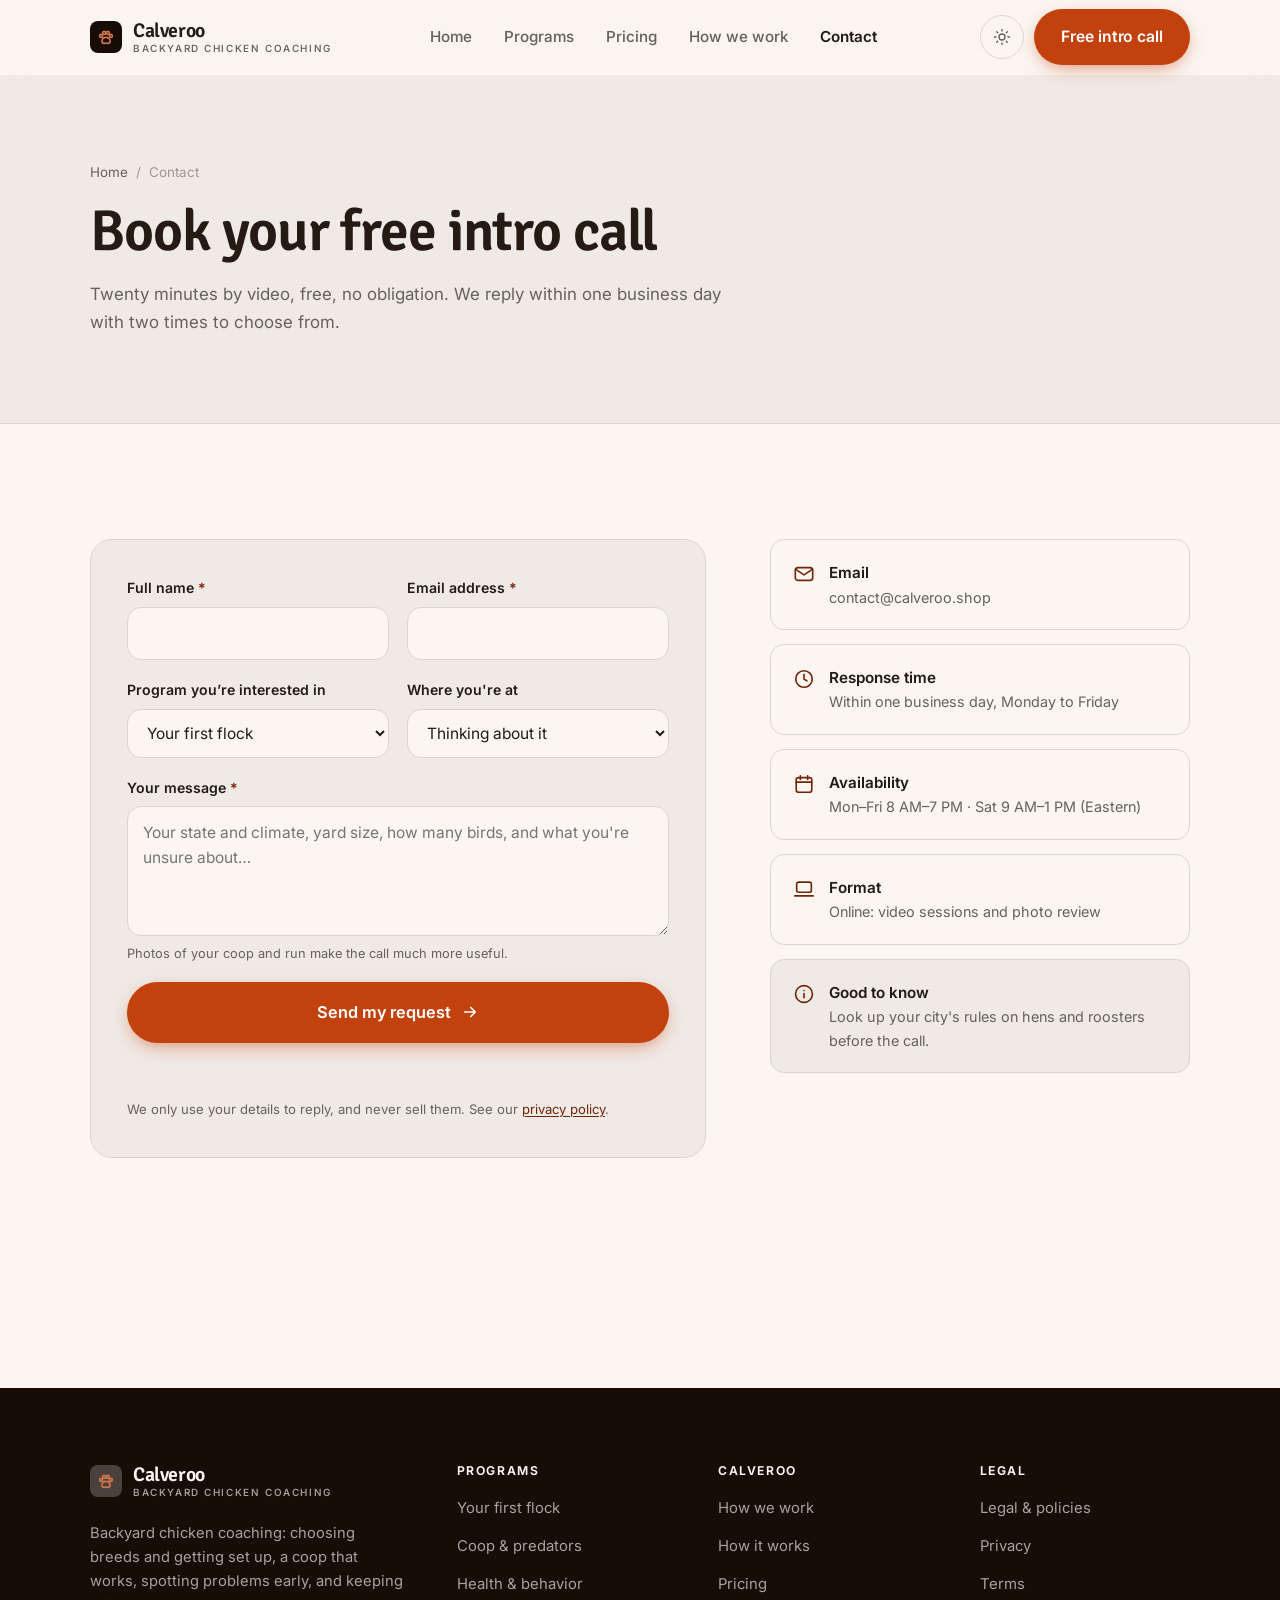
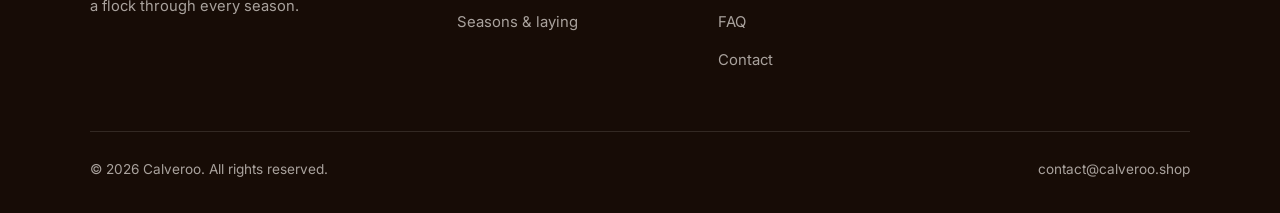
<file: contact.html>
<!DOCTYPE html>
<html lang="en" class="no-js">
<head>
<meta charset="utf-8">
<meta name="viewport" content="width=device-width, initial-scale=1">
<title>Contact — Calveroo</title>
<meta name="description" content="Book your free 20-minute intro call. We reply within one business day.">
<link rel="canonical" href="https://calveroo.shop/contact.html">

<meta property="og:type" content="website">
<meta property="og:url" content="https://calveroo.shop/contact.html">
<meta property="og:site_name" content="Calveroo">
<meta property="og:locale" content="en_US">
<meta property="og:title" content="Contact — Calveroo">
<meta property="og:description" content="Book your free 20-minute intro call. We reply within one business day.">
<meta name="theme-color" content="#170c06">

<link rel="icon" href="assets/img/favicon.svg" type="image/svg+xml">
<link rel="preconnect" href="https://fonts.googleapis.com">
<link rel="preconnect" href="https://fonts.gstatic.com" crossorigin>
<link rel="stylesheet" href="https://fonts.googleapis.com/css2?family=Signika:wght@400..700&family=Inter:wght@400..700&display=swap">
<link rel="stylesheet" href="assets/css/style.css">

<!-- Thème appliqué avant le premier rendu (évite le flash) -->
<script>
document.documentElement.classList.remove('no-js');
(function(){try{var t=localStorage.getItem('site-theme');if(t){document.documentElement.setAttribute('data-theme',t);}}catch(e){}})();
</script>
</head>

<body>
<a class="skip-link" href="#main">Skip to main content</a>

<header class="site-header">
  <nav class="wrap nav" aria-label="Main navigation">
    <a class="brand" href="index.html">
      <svg class="brand__mark" viewBox="0 0 64 64" aria-hidden="true">
        <rect class="bm-bg" width="64" height="64" rx="16"/>
        <g class="bm-ic" transform="translate(14 14) scale(1.5)" fill="none" stroke-width="2.1" stroke-linecap="round" stroke-linejoin="round"><circle cx="5.5" cy="10.5" r="2"/><circle cx="9.5" cy="6.5" r="2"/><circle cx="14.5" cy="6.5" r="2"/><circle cx="18.5" cy="10.5" r="2"/><path d="M12 12.5c-3 0-5.5 2.2-5.5 4.8 0 1.8 1.4 3.2 3.2 3.2.9 0 1.6-.3 2.3-.3s1.4.3 2.3.3c1.8 0 3.2-1.4 3.2-3.2 0-2.6-2.5-4.8-5.5-4.8z"/></g>
      </svg>
      <span>Calveroo<span class="brand__sub">Backyard chicken coaching</span></span>
    </a>

    <ul class="nav__links" id="nav-links">
      <li><a href="index.html">Home</a></li>
      <li><a href="programs.html">Programs</a></li>
      <li><a href="index.html#pricing">Pricing</a></li>
      <li><a href="about.html">How we work</a></li>
      <li><a href="contact.html" aria-current="page">Contact</a></li>
      <li><a class="btn btn--primary" href="contact.html">Free intro call</a></li>
    </ul>

    <div class="nav__cta">
      <button class="theme-toggle" type="button" aria-label="Switch to dark theme">
        <svg class="icon-sun" viewBox="0 0 24 24" fill="none" stroke="currentColor" stroke-width="1.8" stroke-linecap="round" aria-hidden="true"><circle cx="12" cy="12" r="4"/><path d="M12 2v2m0 16v2M2 12h2m16 0h2M4.9 4.9l1.4 1.4m11.4 11.4 1.4 1.4M19.1 4.9l-1.4 1.4M6.3 17.7l-1.4 1.4"/></svg>
        <svg class="icon-moon" viewBox="0 0 24 24" fill="none" stroke="currentColor" stroke-width="1.8" stroke-linecap="round" stroke-linejoin="round" aria-hidden="true"><path d="M21 12.8A9 9 0 1 1 11.2 3a7 7 0 0 0 9.8 9.8z"/></svg>
      </button>
      <a class="btn btn--primary" href="contact.html">Free intro call</a>
      <button class="nav__toggle" type="button" aria-expanded="false" aria-controls="nav-links" aria-label="Open menu">
        <svg class="icon-open" viewBox="0 0 24 24" fill="none" stroke="currentColor" stroke-width="2" stroke-linecap="round" aria-hidden="true"><path d="M3 6h18M3 12h18M3 18h18"/></svg>
        <svg class="icon-close" viewBox="0 0 24 24" fill="none" stroke="currentColor" stroke-width="2" stroke-linecap="round" aria-hidden="true"><path d="M6 6l12 12M18 6L6 18"/></svg>
      </button>
    </div>
  </nav>
</header>

<main id="main">

<section class="page-head">
  <div class="wrap">
    <nav class="breadcrumb" aria-label="Breadcrumb">
      <a href="index.html">Home</a><span>/</span><span aria-current="page">Contact</span>
    </nav>
    <h1>Book your free intro call</h1>
    <p>Twenty minutes by video, free, no obligation. We reply within one business day with two times to choose from.</p>
  </div>
</section>

<section class="section wrap">
  <div class="form-layout">

    <!--
      FORM: the action attribute holds a placeholder id. Create a free form at
      https://formspree.io and replace VOTRE_ID_FORMSPREE. Until then, the button
      opens the visitor's email app with a pre-filled message to contact@calveroo.shop.
    -->
    <form class="form" id="contact-form" action="https://formspree.io/f/VOTRE_ID_FORMSPREE" method="POST"
          data-email="contact@calveroo.shop" data-subject="Intro call request"
          data-msg-mail="Your email app will open with the message ready to send." data-msg-sending="Sending…"
          data-msg-ok="Thanks! Your message is on its way. We reply within one business day." data-msg-err="Sending failed. Please email us directly at">
      <div class="form__row">
        <div class="field">
          <label for="nom">Full name <span class="req" aria-hidden="true">*</span></label>
          <input type="text" id="nom" name="nom" autocomplete="name" required>
        </div>
        <div class="field">
          <label for="email">Email address <span class="req" aria-hidden="true">*</span></label>
          <input type="email" id="email" name="email" autocomplete="email" required>
        </div>
      </div>

      <div class="form__row">
        <div class="field">
          <label for="programme">Program you’re interested in</label>
          <select id="programme" name="programme">
            <option>Your first flock</option>
            <option>Coop &amp; predators</option>
            <option>Health &amp; behavior</option>
            <option>Seasons &amp; laying</option>
            <option>Not sure yet</option>
          </select>
        </div>
        <div class="field">
          <label for="niveau">Where you're at</label>
          <select id="niveau" name="niveau">
            <option>Thinking about it</option>
            <option>Chicks arriving soon</option>
            <option>First year with a flock</option>
            <option>Keeping birds for years</option>
          </select>
        </div>
      </div>

      <div class="field">
        <label for="message">Your message <span class="req" aria-hidden="true">*</span></label>
        <textarea id="message" name="message" required placeholder="Your state and climate, yard size, how many birds, and what you're unsure about…"></textarea>
        <span class="field__hint">Photos of your coop and run make the call much more useful.</span>
      </div>

      <!-- Bot trap: hidden from humans -->
      <div class="visually-hidden" aria-hidden="true">
        <label for="site-web">Leave this field empty</label>
        <input type="text" id="site-web" name="_gotcha" tabindex="-1" autocomplete="off">
      </div>

      <button class="btn btn--primary btn--lg" type="submit">Send my request <svg viewBox="0 0 24 24" fill="none" stroke="currentColor" stroke-width="2.2" stroke-linecap="round" stroke-linejoin="round" aria-hidden="true"><path d="M5 12h14M13 6l6 6-6 6"/></svg></button>

      <p id="form-status" class="form__status" role="status" aria-live="polite"></p>

      <p class="form__note">
        We only use your details to reply, and never sell them. See our <a href="legal.html#privacy">privacy policy</a>.
      </p>
    </form>

    <aside class="contact-aside">
      <div class="contact-card">
        <svg viewBox="0 0 24 24" fill="none" stroke="currentColor" stroke-width="1.8" stroke-linecap="round" stroke-linejoin="round" aria-hidden="true"><rect x="2.5" y="5" width="19" height="14" rx="3"/><path d="M3 7l9 6 9-6"/></svg>
        <div><b>Email</b><a href="mailto:contact@calveroo.shop">contact@calveroo.shop</a></div>
      </div>
      <div class="contact-card">
        <svg viewBox="0 0 24 24" fill="none" stroke="currentColor" stroke-width="1.8" stroke-linecap="round" stroke-linejoin="round" aria-hidden="true"><circle cx="12" cy="12" r="9"/><path d="M12 7v5l3.2 2"/></svg>
        <div><b>Response time</b><span>Within one business day, Monday to Friday</span></div>
      </div>
      <div class="contact-card">
        <svg viewBox="0 0 24 24" fill="none" stroke="currentColor" stroke-width="1.8" stroke-linecap="round" stroke-linejoin="round" aria-hidden="true"><rect x="3.5" y="5" width="17" height="16" rx="2.5"/><path d="M8 3v4M16 3v4M3.5 10h17"/></svg>
        <div><b>Availability</b><span>Mon–Fri 8 AM–7 PM · Sat 9 AM–1 PM (Eastern)</span></div>
      </div>
      <div class="contact-card">
        <svg viewBox="0 0 24 24" fill="none" stroke="currentColor" stroke-width="1.8" stroke-linecap="round" stroke-linejoin="round" aria-hidden="true"><rect x="4" y="4.5" width="16" height="11" rx="2"/><path d="M2 19.5h20"/></svg>
        <div><b>Format</b><span>Online: video sessions and photo review</span></div>
      </div>
      <div class="contact-card contact-card--soft">
        <svg viewBox="0 0 24 24" fill="none" stroke="currentColor" stroke-width="1.8" stroke-linecap="round" stroke-linejoin="round" aria-hidden="true"><circle cx="12" cy="12" r="9.2"/><path d="M12 16v-4.5M12 8.2v.1"/></svg>
        <div><b>Good to know</b><span>Look up your city's rules on hens and roosters before the call.</span></div>
      </div>
    </aside>

  </div>
</section>

</main>

<footer class="site-footer">
  <div class="wrap">
    <div class="footer__grid">
      <div class="footer__brand">
        <a class="brand" href="index.html">
          <svg class="brand__mark" viewBox="0 0 64 64" aria-hidden="true">
        <rect class="bm-bg" width="64" height="64" rx="16"/>
        <g class="bm-ic" transform="translate(14 14) scale(1.5)" fill="none" stroke-width="2.1" stroke-linecap="round" stroke-linejoin="round"><circle cx="5.5" cy="10.5" r="2"/><circle cx="9.5" cy="6.5" r="2"/><circle cx="14.5" cy="6.5" r="2"/><circle cx="18.5" cy="10.5" r="2"/><path d="M12 12.5c-3 0-5.5 2.2-5.5 4.8 0 1.8 1.4 3.2 3.2 3.2.9 0 1.6-.3 2.3-.3s1.4.3 2.3.3c1.8 0 3.2-1.4 3.2-3.2 0-2.6-2.5-4.8-5.5-4.8z"/></g>
      </svg>
          <span>Calveroo<span class="brand__sub">Backyard chicken coaching</span></span>
        </a>
        <p>Backyard chicken coaching: choosing breeds and getting set up, a coop that works, spotting problems early, and keeping a flock through every season.</p>
      </div>

      <div class="footer__col">
        <h4>Programs</h4>
        <ul>
          <li><a href="programs.html#start">Your first flock</a></li>
          <li><a href="programs.html#coop">Coop &amp; predators</a></li>
          <li><a href="programs.html#health">Health &amp; behavior</a></li>
          <li><a href="programs.html#seasons">Seasons &amp; laying</a></li>
        </ul>
      </div>

      <div class="footer__col">
        <h4>Calveroo</h4>
        <ul>
          <li><a href="about.html">How we work</a></li>
          <li><a href="index.html#how-it-works">How it works</a></li>
          <li><a href="index.html#pricing">Pricing</a></li>
          <li><a href="index.html#faq">FAQ</a></li>
          <li><a href="contact.html">Contact</a></li>
        </ul>
      </div>

      <div class="footer__col">
        <h4>Legal</h4>
        <ul>
          <li><a href="legal.html">Legal &amp; policies</a></li>
          <li><a href="legal.html#privacy">Privacy</a></li>
          <li><a href="legal.html#terms">Terms</a></li>
        </ul>
      </div>
    </div>

    <div class="footer__bottom">
      <p>© <span data-year>2026</span> Calveroo. All rights reserved.</p>
      <p><a href="mailto:contact@calveroo.shop">contact@calveroo.shop</a></p>
    </div>
  </div>
</footer>

<script src="assets/js/main.js" defer></script>
</body>
</html>
</file>
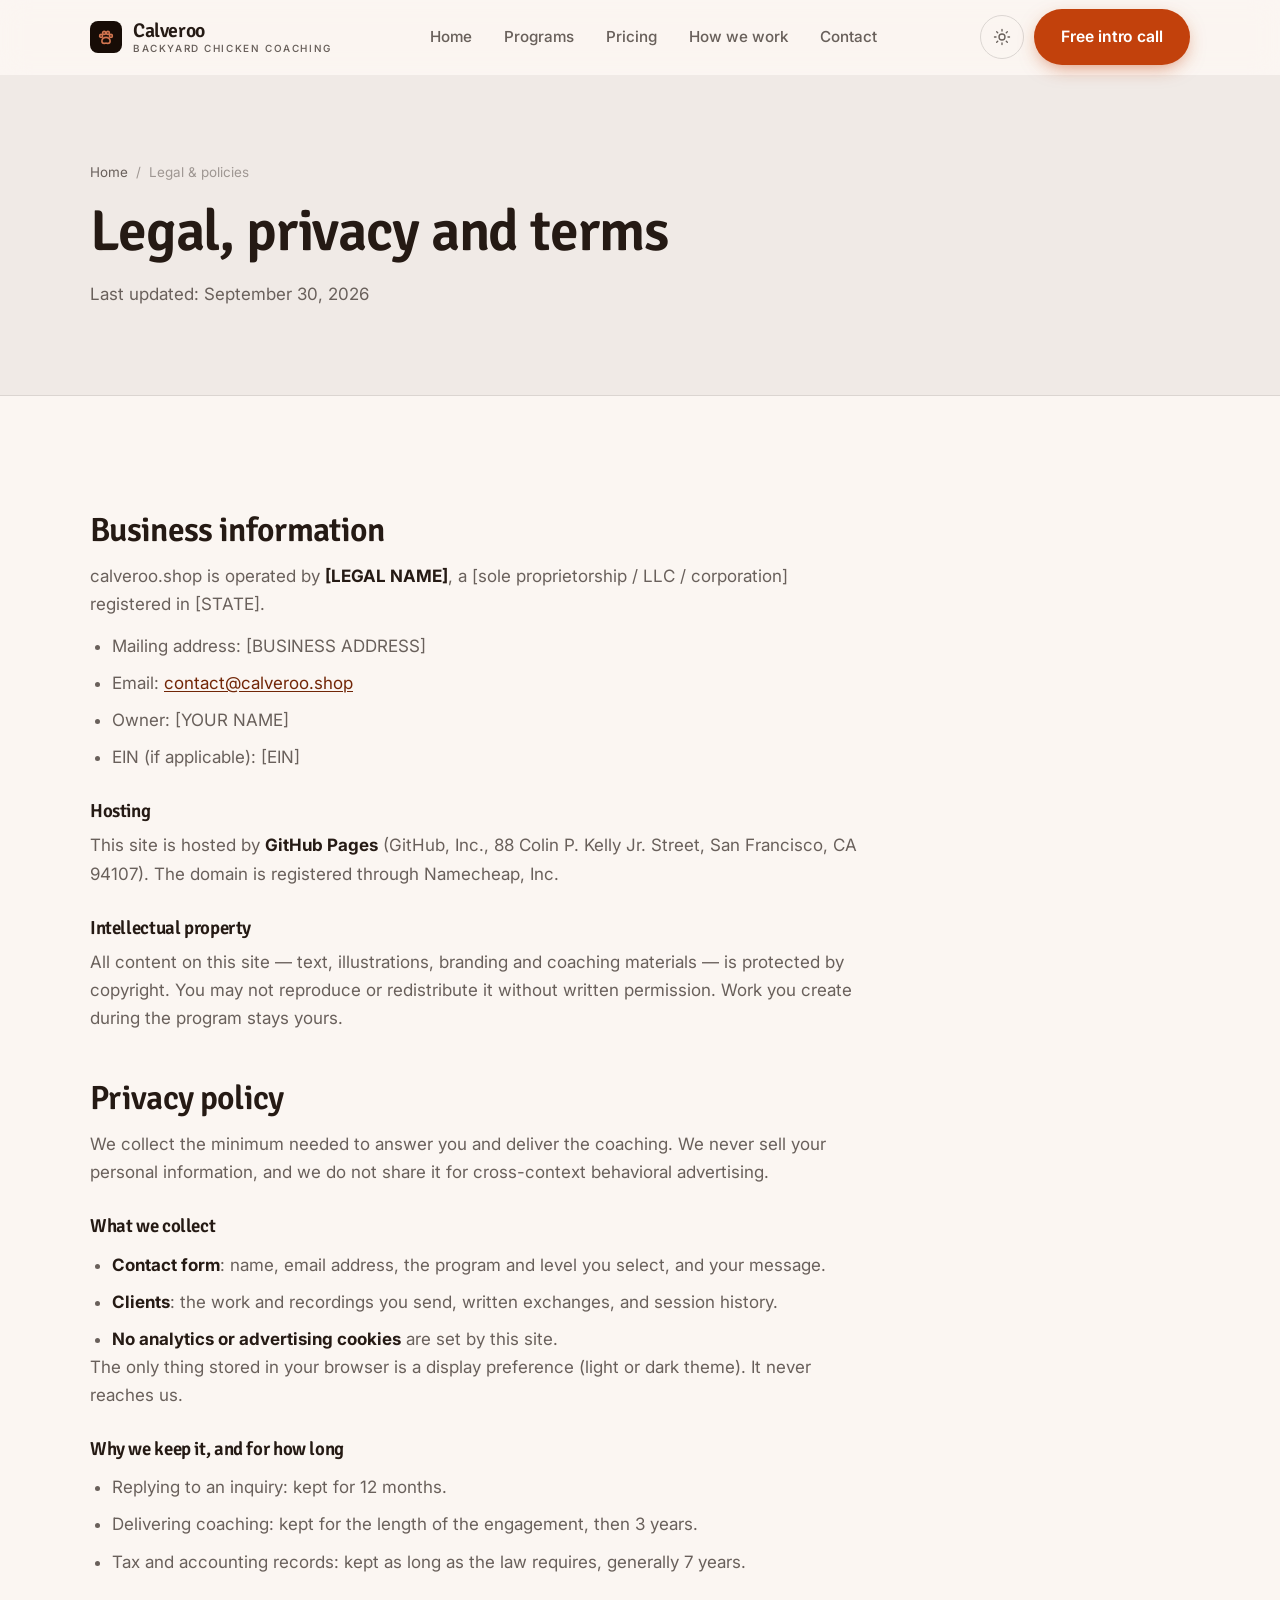
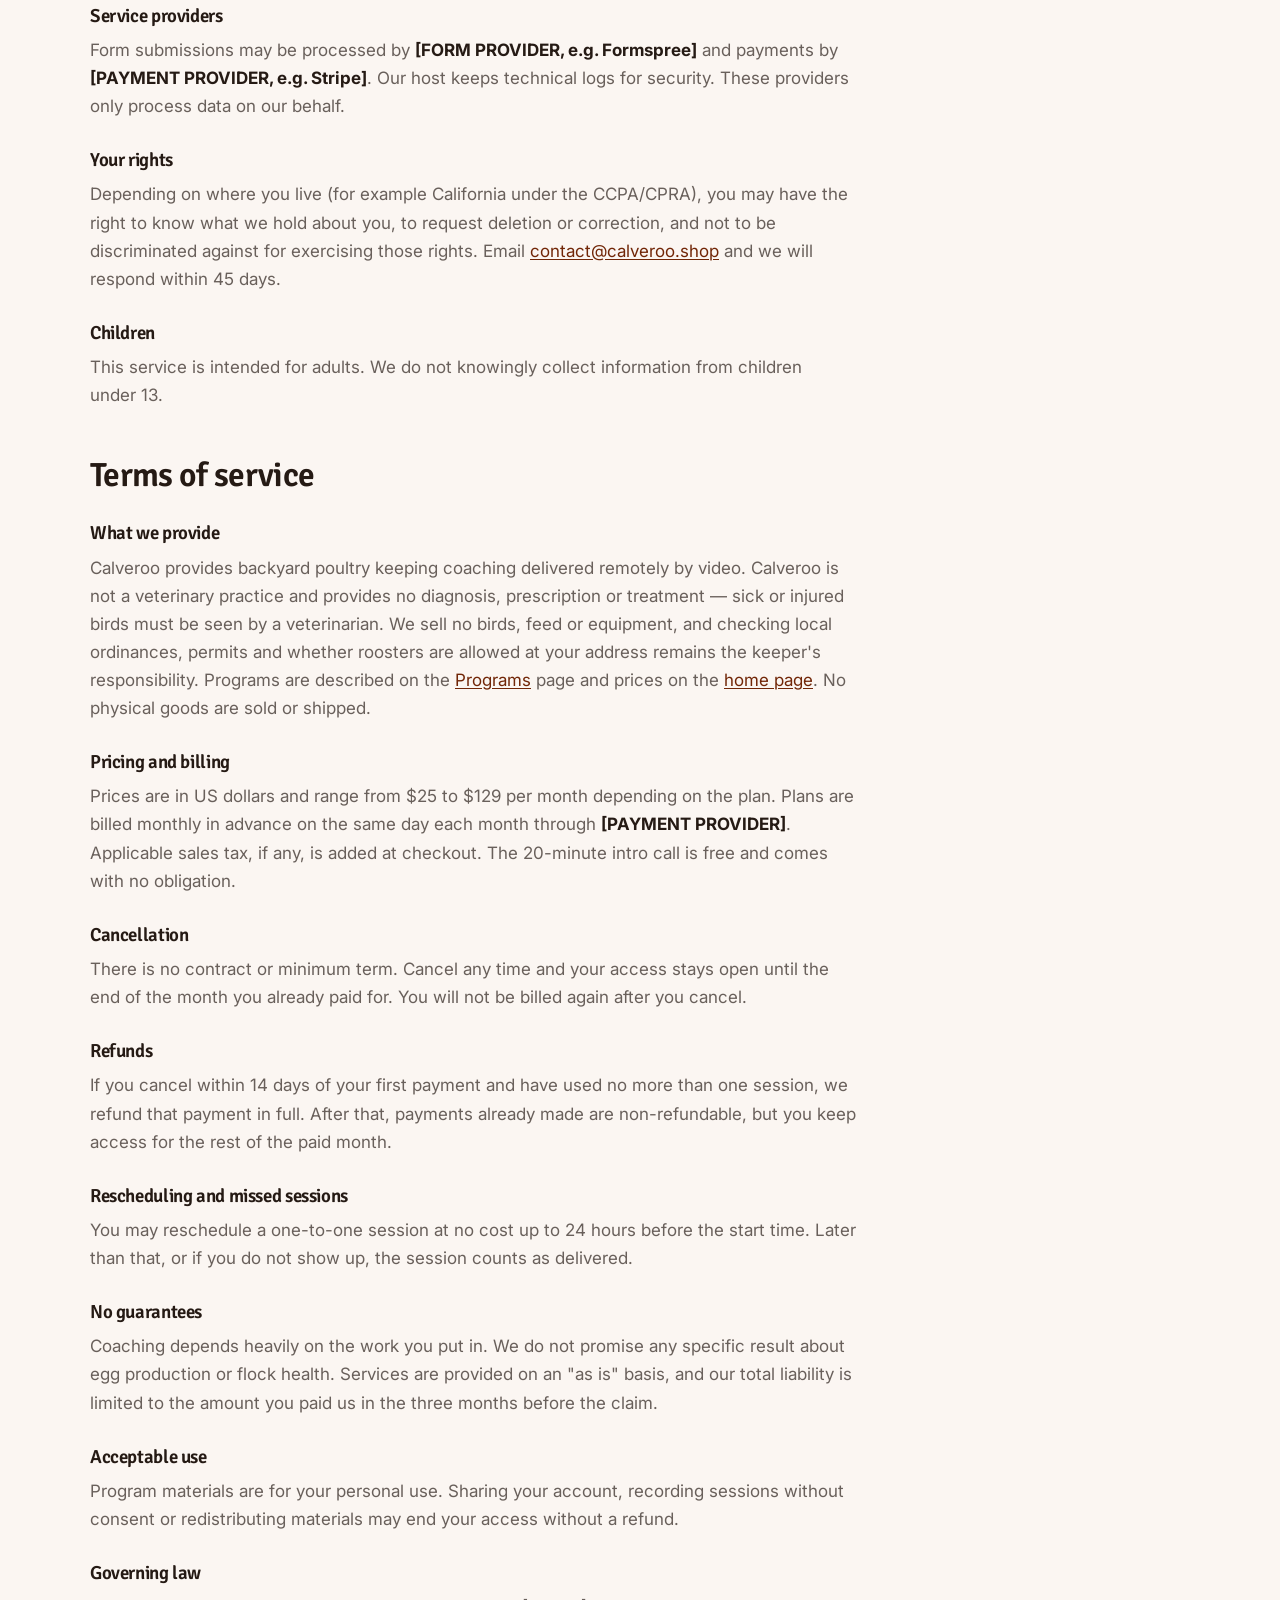
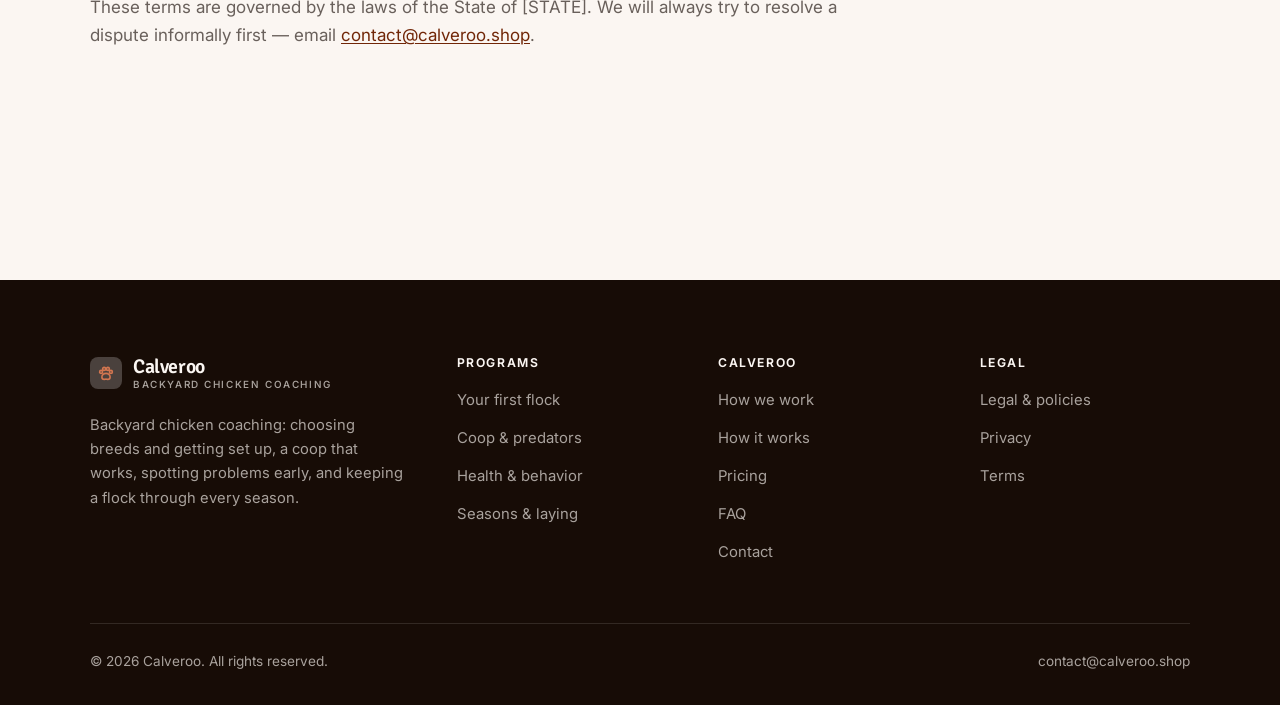
<file: legal.html>
<!DOCTYPE html>
<html lang="en" class="no-js">
<head>
<meta charset="utf-8">
<meta name="viewport" content="width=device-width, initial-scale=1">
<title>Legal, privacy and terms — Calveroo</title>
<meta name="description" content="Business information, privacy policy and terms of service for Calveroo.">
<meta name="robots" content="noindex">

<meta property="og:type" content="website">
<meta property="og:url" content="https://calveroo.shop/legal.html">
<meta property="og:site_name" content="Calveroo">
<meta property="og:locale" content="en_US">
<meta property="og:title" content="Legal, privacy and terms — Calveroo">
<meta property="og:description" content="Business information, privacy policy and terms of service for Calveroo.">
<meta name="theme-color" content="#170c06">

<link rel="icon" href="assets/img/favicon.svg" type="image/svg+xml">
<link rel="preconnect" href="https://fonts.googleapis.com">
<link rel="preconnect" href="https://fonts.gstatic.com" crossorigin>
<link rel="stylesheet" href="https://fonts.googleapis.com/css2?family=Signika:wght@400..700&family=Inter:wght@400..700&display=swap">
<link rel="stylesheet" href="assets/css/style.css">

<!-- Thème appliqué avant le premier rendu (évite le flash) -->
<script>
document.documentElement.classList.remove('no-js');
(function(){try{var t=localStorage.getItem('site-theme');if(t){document.documentElement.setAttribute('data-theme',t);}}catch(e){}})();
</script>
</head>

<body>
<a class="skip-link" href="#main">Skip to main content</a>

<header class="site-header">
  <nav class="wrap nav" aria-label="Main navigation">
    <a class="brand" href="index.html">
      <svg class="brand__mark" viewBox="0 0 64 64" aria-hidden="true">
        <rect class="bm-bg" width="64" height="64" rx="16"/>
        <g class="bm-ic" transform="translate(14 14) scale(1.5)" fill="none" stroke-width="2.1" stroke-linecap="round" stroke-linejoin="round"><circle cx="5.5" cy="10.5" r="2"/><circle cx="9.5" cy="6.5" r="2"/><circle cx="14.5" cy="6.5" r="2"/><circle cx="18.5" cy="10.5" r="2"/><path d="M12 12.5c-3 0-5.5 2.2-5.5 4.8 0 1.8 1.4 3.2 3.2 3.2.9 0 1.6-.3 2.3-.3s1.4.3 2.3.3c1.8 0 3.2-1.4 3.2-3.2 0-2.6-2.5-4.8-5.5-4.8z"/></g>
      </svg>
      <span>Calveroo<span class="brand__sub">Backyard chicken coaching</span></span>
    </a>

    <ul class="nav__links" id="nav-links">
      <li><a href="index.html">Home</a></li>
      <li><a href="programs.html">Programs</a></li>
      <li><a href="index.html#pricing">Pricing</a></li>
      <li><a href="about.html">How we work</a></li>
      <li><a href="contact.html">Contact</a></li>
      <li><a class="btn btn--primary" href="contact.html">Free intro call</a></li>
    </ul>

    <div class="nav__cta">
      <button class="theme-toggle" type="button" aria-label="Switch to dark theme">
        <svg class="icon-sun" viewBox="0 0 24 24" fill="none" stroke="currentColor" stroke-width="1.8" stroke-linecap="round" aria-hidden="true"><circle cx="12" cy="12" r="4"/><path d="M12 2v2m0 16v2M2 12h2m16 0h2M4.9 4.9l1.4 1.4m11.4 11.4 1.4 1.4M19.1 4.9l-1.4 1.4M6.3 17.7l-1.4 1.4"/></svg>
        <svg class="icon-moon" viewBox="0 0 24 24" fill="none" stroke="currentColor" stroke-width="1.8" stroke-linecap="round" stroke-linejoin="round" aria-hidden="true"><path d="M21 12.8A9 9 0 1 1 11.2 3a7 7 0 0 0 9.8 9.8z"/></svg>
      </button>
      <a class="btn btn--primary" href="contact.html">Free intro call</a>
      <button class="nav__toggle" type="button" aria-expanded="false" aria-controls="nav-links" aria-label="Open menu">
        <svg class="icon-open" viewBox="0 0 24 24" fill="none" stroke="currentColor" stroke-width="2" stroke-linecap="round" aria-hidden="true"><path d="M3 6h18M3 12h18M3 18h18"/></svg>
        <svg class="icon-close" viewBox="0 0 24 24" fill="none" stroke="currentColor" stroke-width="2" stroke-linecap="round" aria-hidden="true"><path d="M6 6l12 12M18 6L6 18"/></svg>
      </button>
    </div>
  </nav>
</header>

<main id="main">

<section class="page-head">
  <div class="wrap">
    <nav class="breadcrumb" aria-label="Breadcrumb">
      <a href="index.html">Home</a><span>/</span><span aria-current="page">Legal &amp; policies</span>
    </nav>
    <h1>Legal, privacy and terms</h1>
    <p>Last updated: <time datetime="2026-09-30">September 30, 2026</time></p>
  </div>
</section>

<section class="section wrap">
  <div class="prose">

    <!--
      TO DO: this is a skeleton, not legal advice. Replace every [BRACKET] with
      your real details before selling, and have a lawyer review it if you can.
      Consumer protection rules differ by state.
    -->

    <h2 id="business">Business information</h2>
    <p>
      calveroo.shop is operated by <strong>[LEGAL NAME]</strong>, a [sole proprietorship / LLC / corporation]
      registered in [STATE].
    </p>
    <ul>
      <li>Mailing address: [BUSINESS ADDRESS]</li>
      <li>Email: <a href="mailto:contact@calveroo.shop">contact@calveroo.shop</a></li>
      <li>Owner: [YOUR NAME]</li>
      <li>EIN (if applicable): [EIN]</li>
    </ul>

    <h3>Hosting</h3>
    <p>
      This site is hosted by <strong>GitHub Pages</strong> (GitHub, Inc., 88 Colin P. Kelly Jr. Street,
      San Francisco, CA 94107). The domain is registered through Namecheap, Inc.
    </p>

    <h3>Intellectual property</h3>
    <p>
      All content on this site — text, illustrations, branding and coaching materials — is protected by
      copyright. You may not reproduce or redistribute it without written permission. Work you create during
      the program stays yours.
    </p>

    <h2 id="privacy">Privacy policy</h2>
    <p>
      We collect the minimum needed to answer you and deliver the coaching. We never sell your personal
      information, and we do not share it for cross-context behavioral advertising.
    </p>
    <h3>What we collect</h3>
    <ul>
      <li><strong>Contact form</strong>: name, email address, the program and level you select, and your message.</li>
      <li><strong>Clients</strong>: the work and recordings you send, written exchanges, and session history.</li>
      <li><strong>No analytics or advertising cookies</strong> are set by this site.</li>
    </ul>
    <p>
      The only thing stored in your browser is a display preference (light or dark theme). It never reaches us.
    </p>
    <h3>Why we keep it, and for how long</h3>
    <ul>
      <li>Replying to an inquiry: kept for 12 months.</li>
      <li>Delivering coaching: kept for the length of the engagement, then 3 years.</li>
      <li>Tax and accounting records: kept as long as the law requires, generally 7 years.</li>
    </ul>
    <h3>Service providers</h3>
    <p>
      Form submissions may be processed by <strong>[FORM PROVIDER, e.g. Formspree]</strong> and payments by
      <strong>[PAYMENT PROVIDER, e.g. Stripe]</strong>. Our host keeps technical logs for security. These
      providers only process data on our behalf.
    </p>
    <h3>Your rights</h3>
    <p>
      Depending on where you live (for example California under the CCPA/CPRA), you may have the right to
      know what we hold about you, to request deletion or correction, and not to be discriminated against for
      exercising those rights. Email <a href="mailto:contact@calveroo.shop">contact@calveroo.shop</a> and we will respond within 45 days.
    </p>
    <h3>Children</h3>
    <p>
      This service is intended for adults. We do not knowingly collect information from children under 13.
    </p>

    <h2 id="terms">Terms of service</h2>
    <h3>What we provide</h3>
    <p>
      Calveroo provides backyard poultry keeping coaching delivered remotely by video. Calveroo is not a veterinary practice and provides no diagnosis, prescription or treatment — sick or injured birds must be seen by a veterinarian. We sell no birds, feed or equipment, and checking local ordinances, permits and whether roosters are allowed at your address remains the keeper's responsibility. Programs are described on the
      <a href="programs.html">Programs</a> page and prices on the <a href="index.html#pricing">home page</a>.
      No physical goods are sold or shipped.
    </p>
    <h3>Pricing and billing</h3>
    <p>
      Prices are in US dollars and range from $25 to $129 per month
      depending on the plan. Plans are billed monthly in advance on the same day each month through
      <strong>[PAYMENT PROVIDER]</strong>. Applicable sales tax, if any, is added at checkout.
      The 20-minute intro call is free and comes with no obligation.
    </p>
    <h3>Cancellation</h3>
    <p>
      There is no contract or minimum term. Cancel any time and your access stays open until the end of the
      month you already paid for. You will not be billed again after you cancel.
    </p>
    <h3>Refunds</h3>
    <p>
      If you cancel within 14 days of your first payment and have used no more than one session, we refund
      that payment in full. After that, payments already made are non-refundable, but you keep access for the
      rest of the paid month.
    </p>
    <h3>Rescheduling and missed sessions</h3>
    <p>
      You may reschedule a one-to-one session at no cost up to 24 hours before the start time. Later than
      that, or if you do not show up, the session counts as delivered.
    </p>
    <h3>No guarantees</h3>
    <p>
      Coaching depends heavily on the work you put in. We do not promise any specific result
      about egg production or flock health. Services are provided on an "as is" basis, and our total
      liability is limited to the amount you paid us in the three months before the claim.
    </p>
    <h3>Acceptable use</h3>
    <p>
      Program materials are for your personal use. Sharing your account, recording sessions without consent
      or redistributing materials may end your access without a refund.
    </p>
    <h3>Governing law</h3>
    <p>
      These terms are governed by the laws of the State of [STATE]. We will always try to resolve a dispute
      informally first — email <a href="mailto:contact@calveroo.shop">contact@calveroo.shop</a>.
    </p>

  </div>
</section>

</main>

<footer class="site-footer">
  <div class="wrap">
    <div class="footer__grid">
      <div class="footer__brand">
        <a class="brand" href="index.html">
          <svg class="brand__mark" viewBox="0 0 64 64" aria-hidden="true">
        <rect class="bm-bg" width="64" height="64" rx="16"/>
        <g class="bm-ic" transform="translate(14 14) scale(1.5)" fill="none" stroke-width="2.1" stroke-linecap="round" stroke-linejoin="round"><circle cx="5.5" cy="10.5" r="2"/><circle cx="9.5" cy="6.5" r="2"/><circle cx="14.5" cy="6.5" r="2"/><circle cx="18.5" cy="10.5" r="2"/><path d="M12 12.5c-3 0-5.5 2.2-5.5 4.8 0 1.8 1.4 3.2 3.2 3.2.9 0 1.6-.3 2.3-.3s1.4.3 2.3.3c1.8 0 3.2-1.4 3.2-3.2 0-2.6-2.5-4.8-5.5-4.8z"/></g>
      </svg>
          <span>Calveroo<span class="brand__sub">Backyard chicken coaching</span></span>
        </a>
        <p>Backyard chicken coaching: choosing breeds and getting set up, a coop that works, spotting problems early, and keeping a flock through every season.</p>
      </div>

      <div class="footer__col">
        <h4>Programs</h4>
        <ul>
          <li><a href="programs.html#start">Your first flock</a></li>
          <li><a href="programs.html#coop">Coop &amp; predators</a></li>
          <li><a href="programs.html#health">Health &amp; behavior</a></li>
          <li><a href="programs.html#seasons">Seasons &amp; laying</a></li>
        </ul>
      </div>

      <div class="footer__col">
        <h4>Calveroo</h4>
        <ul>
          <li><a href="about.html">How we work</a></li>
          <li><a href="index.html#how-it-works">How it works</a></li>
          <li><a href="index.html#pricing">Pricing</a></li>
          <li><a href="index.html#faq">FAQ</a></li>
          <li><a href="contact.html">Contact</a></li>
        </ul>
      </div>

      <div class="footer__col">
        <h4>Legal</h4>
        <ul>
          <li><a href="legal.html">Legal &amp; policies</a></li>
          <li><a href="legal.html#privacy">Privacy</a></li>
          <li><a href="legal.html#terms">Terms</a></li>
        </ul>
      </div>
    </div>

    <div class="footer__bottom">
      <p>© <span data-year>2026</span> Calveroo. All rights reserved.</p>
      <p><a href="mailto:contact@calveroo.shop">contact@calveroo.shop</a></p>
    </div>
  </div>
</footer>

<script src="assets/js/main.js" defer></script>
</body>
</html>
</file>
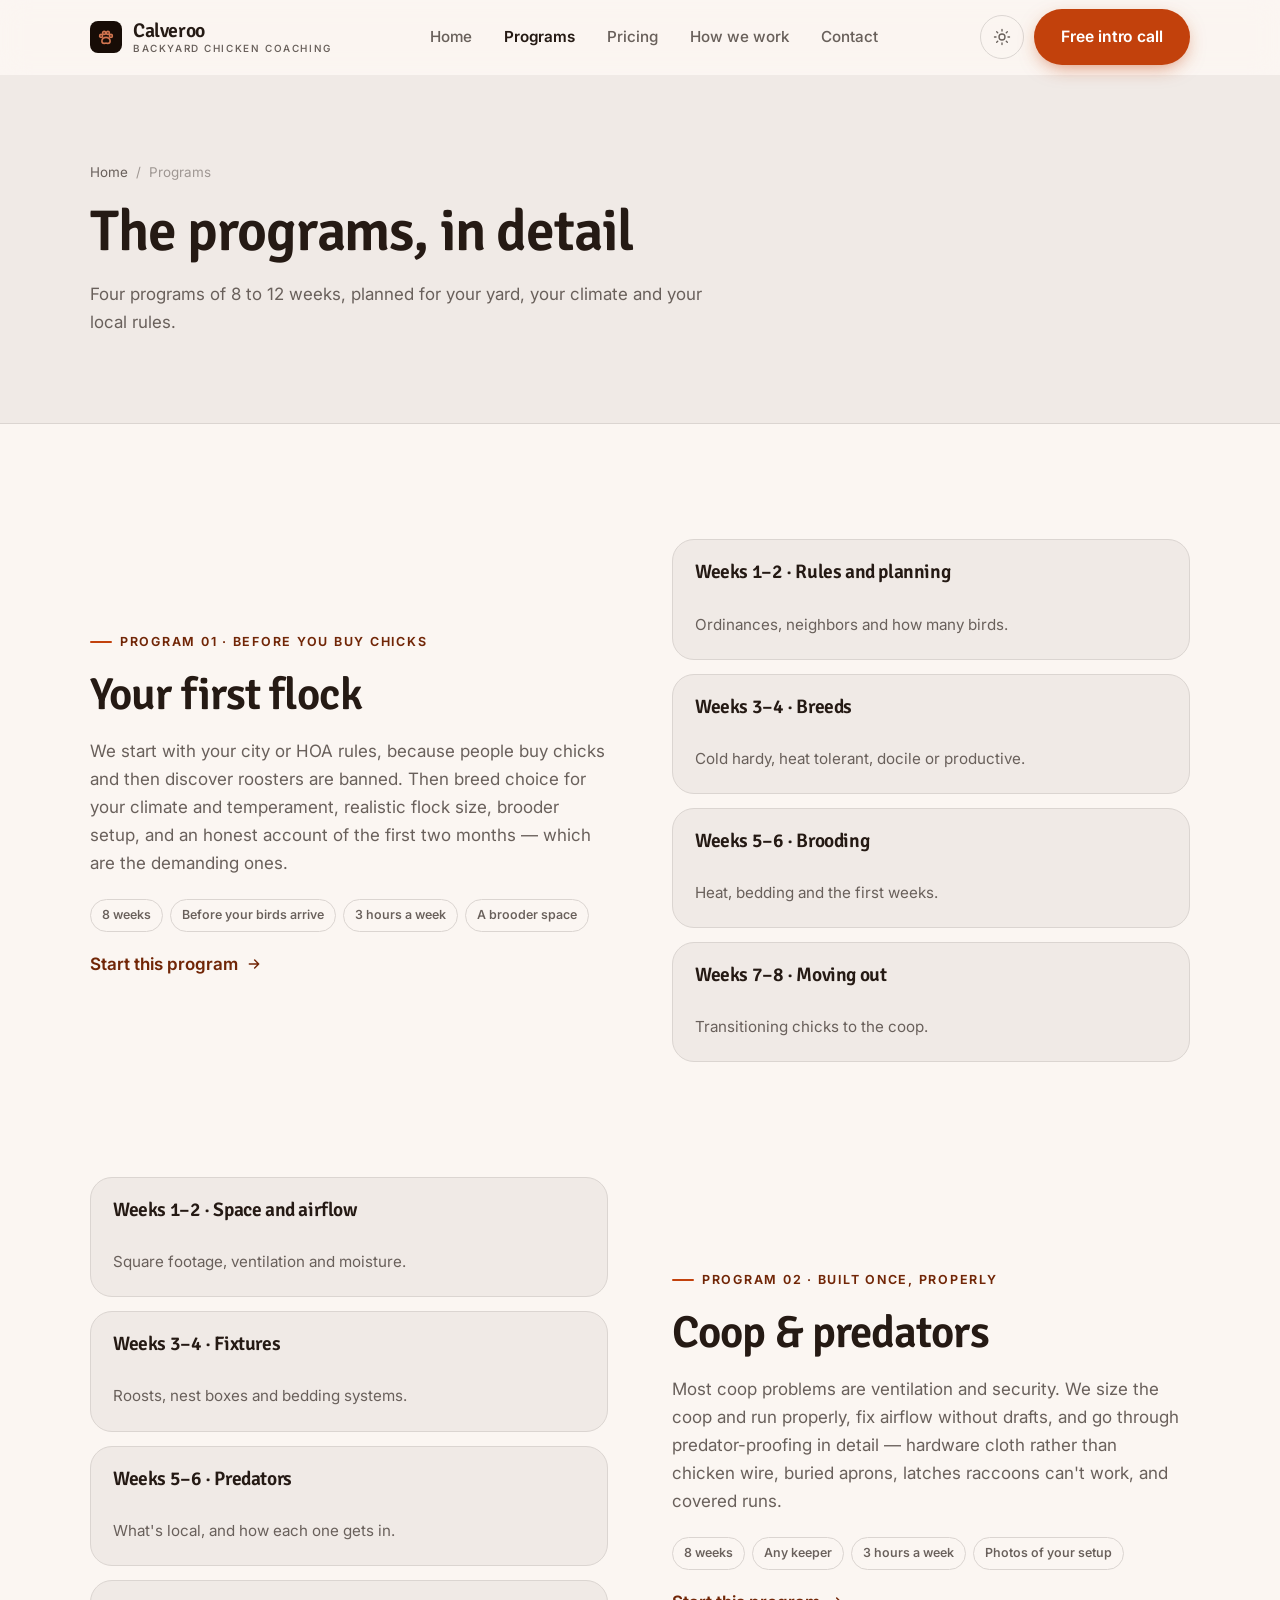
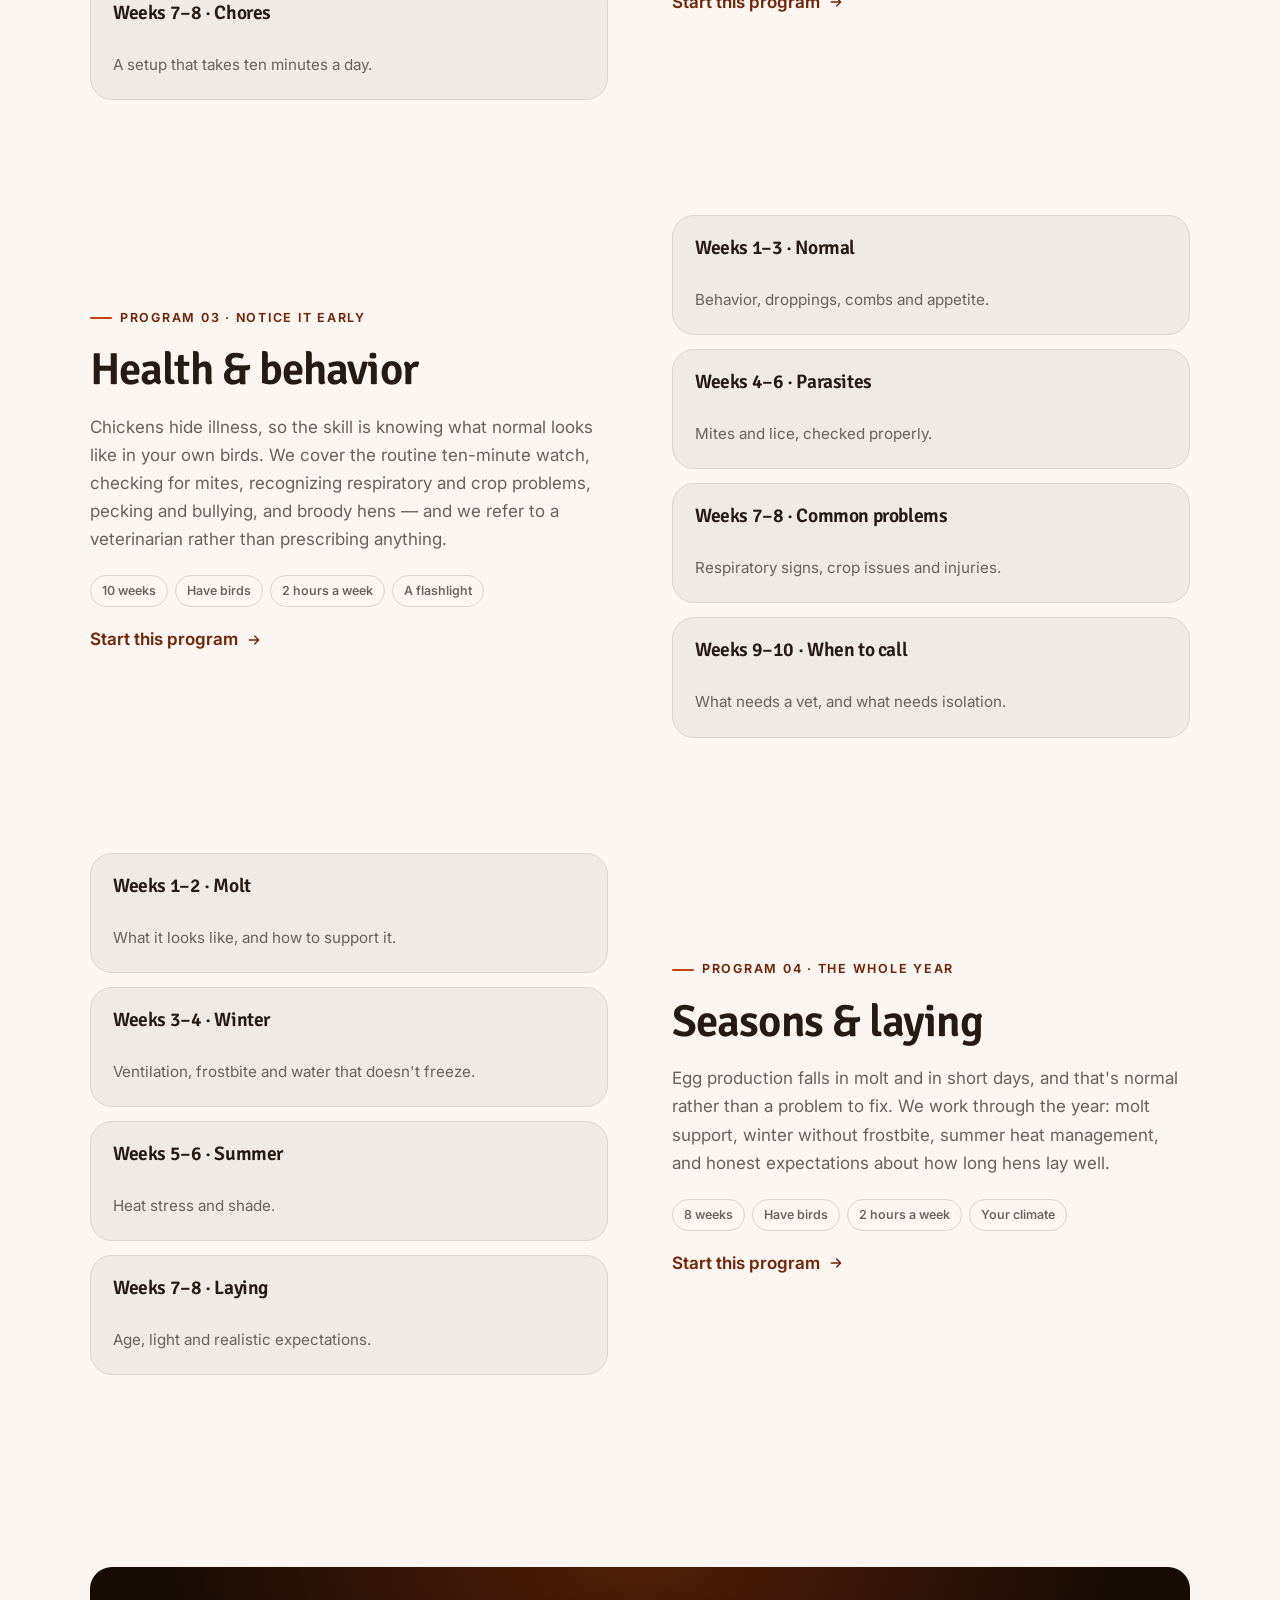
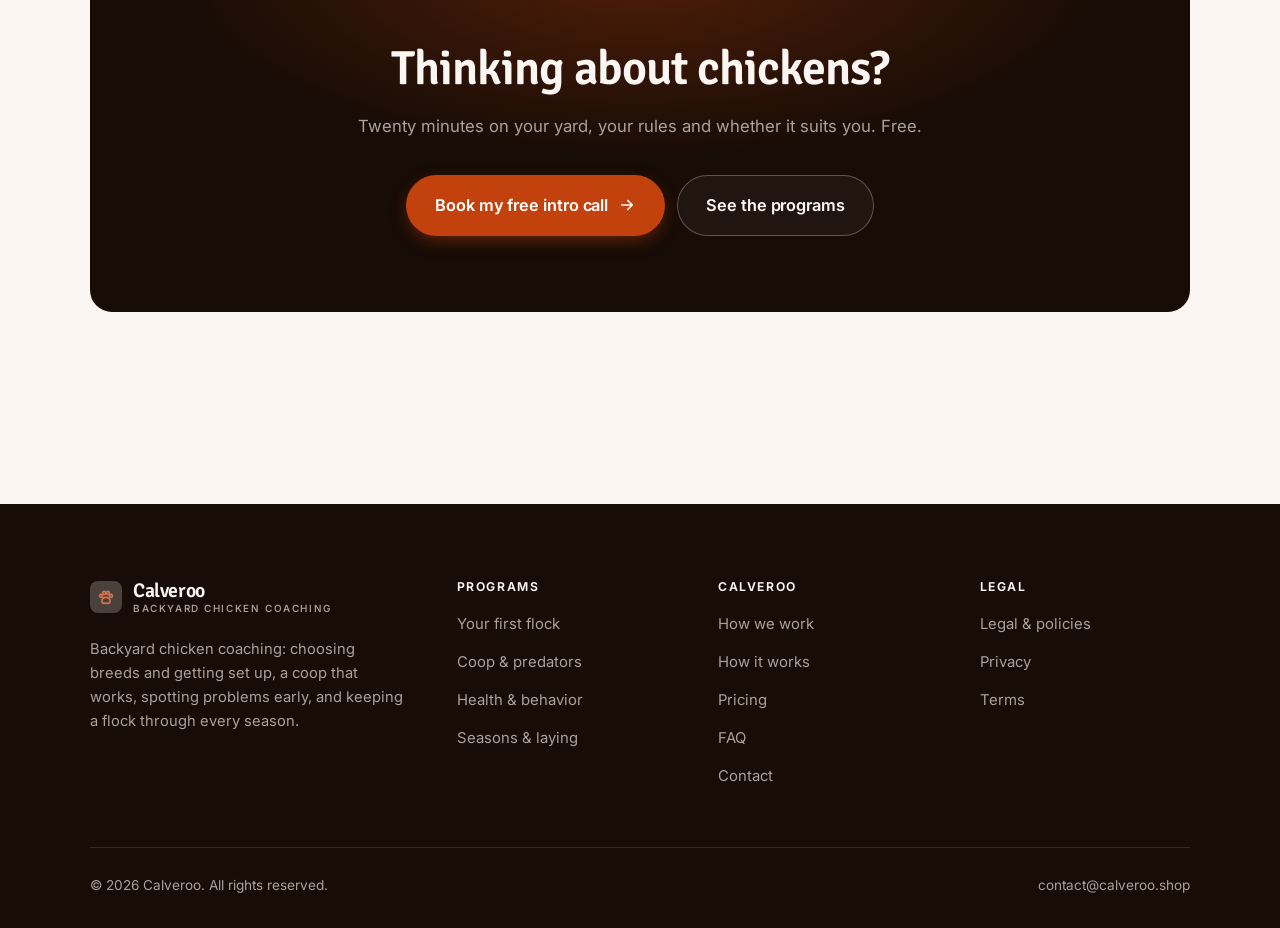
<file: programs.html>
<!DOCTYPE html>
<html lang="en" class="no-js">
<head>
<meta charset="utf-8">
<meta name="viewport" content="width=device-width, initial-scale=1">
<title>Programs — Calveroo</title>
<meta name="description" content="Backyard chicken coaching programs: your first flock, coop and predators, health and behavior, seasons and laying.">
<link rel="canonical" href="https://calveroo.shop/programs.html">

<meta property="og:type" content="website">
<meta property="og:url" content="https://calveroo.shop/programs.html">
<meta property="og:site_name" content="Calveroo">
<meta property="og:locale" content="en_US">
<meta property="og:title" content="Programs — Calveroo">
<meta property="og:description" content="Backyard chicken coaching programs: your first flock, coop and predators, health and behavior, seasons and laying.">
<meta name="theme-color" content="#170c06">

<link rel="icon" href="assets/img/favicon.svg" type="image/svg+xml">
<link rel="preconnect" href="https://fonts.googleapis.com">
<link rel="preconnect" href="https://fonts.gstatic.com" crossorigin>
<link rel="stylesheet" href="https://fonts.googleapis.com/css2?family=Signika:wght@400..700&family=Inter:wght@400..700&display=swap">
<link rel="stylesheet" href="assets/css/style.css">

<!-- Thème appliqué avant le premier rendu (évite le flash) -->
<script>
document.documentElement.classList.remove('no-js');
(function(){try{var t=localStorage.getItem('site-theme');if(t){document.documentElement.setAttribute('data-theme',t);}}catch(e){}})();
</script>
</head>

<body>
<a class="skip-link" href="#main">Skip to main content</a>

<header class="site-header">
  <nav class="wrap nav" aria-label="Main navigation">
    <a class="brand" href="index.html">
      <svg class="brand__mark" viewBox="0 0 64 64" aria-hidden="true">
        <rect class="bm-bg" width="64" height="64" rx="16"/>
        <g class="bm-ic" transform="translate(14 14) scale(1.5)" fill="none" stroke-width="2.1" stroke-linecap="round" stroke-linejoin="round"><circle cx="5.5" cy="10.5" r="2"/><circle cx="9.5" cy="6.5" r="2"/><circle cx="14.5" cy="6.5" r="2"/><circle cx="18.5" cy="10.5" r="2"/><path d="M12 12.5c-3 0-5.5 2.2-5.5 4.8 0 1.8 1.4 3.2 3.2 3.2.9 0 1.6-.3 2.3-.3s1.4.3 2.3.3c1.8 0 3.2-1.4 3.2-3.2 0-2.6-2.5-4.8-5.5-4.8z"/></g>
      </svg>
      <span>Calveroo<span class="brand__sub">Backyard chicken coaching</span></span>
    </a>

    <ul class="nav__links" id="nav-links">
      <li><a href="index.html">Home</a></li>
      <li><a href="programs.html" aria-current="page">Programs</a></li>
      <li><a href="index.html#pricing">Pricing</a></li>
      <li><a href="about.html">How we work</a></li>
      <li><a href="contact.html">Contact</a></li>
      <li><a class="btn btn--primary" href="contact.html">Free intro call</a></li>
    </ul>

    <div class="nav__cta">
      <button class="theme-toggle" type="button" aria-label="Switch to dark theme">
        <svg class="icon-sun" viewBox="0 0 24 24" fill="none" stroke="currentColor" stroke-width="1.8" stroke-linecap="round" aria-hidden="true"><circle cx="12" cy="12" r="4"/><path d="M12 2v2m0 16v2M2 12h2m16 0h2M4.9 4.9l1.4 1.4m11.4 11.4 1.4 1.4M19.1 4.9l-1.4 1.4M6.3 17.7l-1.4 1.4"/></svg>
        <svg class="icon-moon" viewBox="0 0 24 24" fill="none" stroke="currentColor" stroke-width="1.8" stroke-linecap="round" stroke-linejoin="round" aria-hidden="true"><path d="M21 12.8A9 9 0 1 1 11.2 3a7 7 0 0 0 9.8 9.8z"/></svg>
      </button>
      <a class="btn btn--primary" href="contact.html">Free intro call</a>
      <button class="nav__toggle" type="button" aria-expanded="false" aria-controls="nav-links" aria-label="Open menu">
        <svg class="icon-open" viewBox="0 0 24 24" fill="none" stroke="currentColor" stroke-width="2" stroke-linecap="round" aria-hidden="true"><path d="M3 6h18M3 12h18M3 18h18"/></svg>
        <svg class="icon-close" viewBox="0 0 24 24" fill="none" stroke="currentColor" stroke-width="2" stroke-linecap="round" aria-hidden="true"><path d="M6 6l12 12M18 6L6 18"/></svg>
      </button>
    </div>
  </nav>
</header>

<main id="main">

<section class="page-head">
  <div class="wrap">
    <nav class="breadcrumb" aria-label="Breadcrumb">
      <a href="index.html">Home</a><span>/</span><span aria-current="page">Programs</span>
    </nav>
    <h1>The programs, in detail</h1>
    <p>Four programs of 8 to 12 weeks, planned for your yard, your climate and your local rules.</p>
  </div>
</section>

<section class="section wrap" id="start">
  <div class="split reveal">
    <div>
      <span class="eyebrow">Program 01 · Before you buy chicks</span>
      <h2>Your first flock</h2>
      <p>We start with your city or HOA rules, because people buy chicks and then discover roosters are banned. Then breed choice for your climate and temperament, realistic flock size, brooder setup, and an honest account of the first two months — which are the demanding ones.</p>
      <ul class="tags"><li>8 weeks</li><li>Before your birds arrive</li><li>3 hours a week</li><li>A brooder space</li></ul>
      <p><a class="arrow-link" href="contact.html">Start this program <svg viewBox="0 0 24 24" fill="none" stroke="currentColor" stroke-width="2.2" stroke-linecap="round" stroke-linejoin="round" aria-hidden="true"><path d="M5 12h14M13 6l6 6-6 6"/></svg></a></p>
    </div>
    <div class="grid grid--2 grid--tight">
      <article class="card card--sm">
        <h3>Weeks 1–2 · Rules and planning</h3>
        <p>Ordinances, neighbors and how many birds.</p>
      </article>
      <article class="card card--sm">
        <h3>Weeks 3–4 · Breeds</h3>
        <p>Cold hardy, heat tolerant, docile or productive.</p>
      </article>
      <article class="card card--sm">
        <h3>Weeks 5–6 · Brooding</h3>
        <p>Heat, bedding and the first weeks.</p>
      </article>
      <article class="card card--sm">
        <h3>Weeks 7–8 · Moving out</h3>
        <p>Transitioning chicks to the coop.</p>
      </article>
    </div>
  </div>
</section>

<section class="section section--flush wrap" id="coop">
  <div class="split reveal">
    <div class="grid grid--2 grid--tight">
      <article class="card card--sm">
        <h3>Weeks 1–2 · Space and airflow</h3>
        <p>Square footage, ventilation and moisture.</p>
      </article>
      <article class="card card--sm">
        <h3>Weeks 3–4 · Fixtures</h3>
        <p>Roosts, nest boxes and bedding systems.</p>
      </article>
      <article class="card card--sm">
        <h3>Weeks 5–6 · Predators</h3>
        <p>What's local, and how each one gets in.</p>
      </article>
      <article class="card card--sm">
        <h3>Weeks 7–8 · Chores</h3>
        <p>A setup that takes ten minutes a day.</p>
      </article>
    </div>
    <div>
      <span class="eyebrow">Program 02 · Built once, properly</span>
      <h2>Coop &amp; predators</h2>
      <p>Most coop problems are ventilation and security. We size the coop and run properly, fix airflow without drafts, and go through predator-proofing in detail — hardware cloth rather than chicken wire, buried aprons, latches raccoons can't work, and covered runs.</p>
      <ul class="tags"><li>8 weeks</li><li>Any keeper</li><li>3 hours a week</li><li>Photos of your setup</li></ul>
      <p><a class="arrow-link" href="contact.html">Start this program <svg viewBox="0 0 24 24" fill="none" stroke="currentColor" stroke-width="2.2" stroke-linecap="round" stroke-linejoin="round" aria-hidden="true"><path d="M5 12h14M13 6l6 6-6 6"/></svg></a></p>
    </div>
  </div>
</section>

<section class="section section--flush wrap" id="health">
  <div class="split reveal">
    <div>
      <span class="eyebrow">Program 03 · Notice it early</span>
      <h2>Health &amp; behavior</h2>
      <p>Chickens hide illness, so the skill is knowing what normal looks like in your own birds. We cover the routine ten-minute watch, checking for mites, recognizing respiratory and crop problems, pecking and bullying, and broody hens — and we refer to a veterinarian rather than prescribing anything.</p>
      <ul class="tags"><li>10 weeks</li><li>Have birds</li><li>2 hours a week</li><li>A flashlight</li></ul>
      <p><a class="arrow-link" href="contact.html">Start this program <svg viewBox="0 0 24 24" fill="none" stroke="currentColor" stroke-width="2.2" stroke-linecap="round" stroke-linejoin="round" aria-hidden="true"><path d="M5 12h14M13 6l6 6-6 6"/></svg></a></p>
    </div>
    <div class="grid grid--2 grid--tight">
      <article class="card card--sm">
        <h3>Weeks 1–3 · Normal</h3>
        <p>Behavior, droppings, combs and appetite.</p>
      </article>
      <article class="card card--sm">
        <h3>Weeks 4–6 · Parasites</h3>
        <p>Mites and lice, checked properly.</p>
      </article>
      <article class="card card--sm">
        <h3>Weeks 7–8 · Common problems</h3>
        <p>Respiratory signs, crop issues and injuries.</p>
      </article>
      <article class="card card--sm">
        <h3>Weeks 9–10 · When to call</h3>
        <p>What needs a vet, and what needs isolation.</p>
      </article>
    </div>
  </div>
</section>

<section class="section section--flush wrap" id="seasons">
  <div class="split reveal">
    <div class="grid grid--2 grid--tight">
      <article class="card card--sm">
        <h3>Weeks 1–2 · Molt</h3>
        <p>What it looks like, and how to support it.</p>
      </article>
      <article class="card card--sm">
        <h3>Weeks 3–4 · Winter</h3>
        <p>Ventilation, frostbite and water that doesn't freeze.</p>
      </article>
      <article class="card card--sm">
        <h3>Weeks 5–6 · Summer</h3>
        <p>Heat stress and shade.</p>
      </article>
      <article class="card card--sm">
        <h3>Weeks 7–8 · Laying</h3>
        <p>Age, light and realistic expectations.</p>
      </article>
    </div>
    <div>
      <span class="eyebrow">Program 04 · The whole year</span>
      <h2>Seasons &amp; laying</h2>
      <p>Egg production falls in molt and in short days, and that's normal rather than a problem to fix. We work through the year: molt support, winter without frostbite, summer heat management, and honest expectations about how long hens lay well.</p>
      <ul class="tags"><li>8 weeks</li><li>Have birds</li><li>2 hours a week</li><li>Your climate</li></ul>
      <p><a class="arrow-link" href="contact.html">Start this program <svg viewBox="0 0 24 24" fill="none" stroke="currentColor" stroke-width="2.2" stroke-linecap="round" stroke-linejoin="round" aria-hidden="true"><path d="M5 12h14M13 6l6 6-6 6"/></svg></a></p>
    </div>
  </div>
</section>

<section class="wrap section--tight">
  <div class="cta-band reveal">
    <h2>Thinking about chickens?</h2>
    <p>Twenty minutes on your yard, your rules and whether it suits you. Free.</p>
    <div class="hero__actions">
      <a class="btn btn--primary btn--lg" href="contact.html">Book my free intro call <svg viewBox="0 0 24 24" fill="none" stroke="currentColor" stroke-width="2.2" stroke-linecap="round" stroke-linejoin="round" aria-hidden="true"><path d="M5 12h14M13 6l6 6-6 6"/></svg></a>
      <a class="btn btn--on-dark btn--lg" href="programs.html">See the programs</a>
    </div>
  </div>
</section>

</main>

<footer class="site-footer">
  <div class="wrap">
    <div class="footer__grid">
      <div class="footer__brand">
        <a class="brand" href="index.html">
          <svg class="brand__mark" viewBox="0 0 64 64" aria-hidden="true">
        <rect class="bm-bg" width="64" height="64" rx="16"/>
        <g class="bm-ic" transform="translate(14 14) scale(1.5)" fill="none" stroke-width="2.1" stroke-linecap="round" stroke-linejoin="round"><circle cx="5.5" cy="10.5" r="2"/><circle cx="9.5" cy="6.5" r="2"/><circle cx="14.5" cy="6.5" r="2"/><circle cx="18.5" cy="10.5" r="2"/><path d="M12 12.5c-3 0-5.5 2.2-5.5 4.8 0 1.8 1.4 3.2 3.2 3.2.9 0 1.6-.3 2.3-.3s1.4.3 2.3.3c1.8 0 3.2-1.4 3.2-3.2 0-2.6-2.5-4.8-5.5-4.8z"/></g>
      </svg>
          <span>Calveroo<span class="brand__sub">Backyard chicken coaching</span></span>
        </a>
        <p>Backyard chicken coaching: choosing breeds and getting set up, a coop that works, spotting problems early, and keeping a flock through every season.</p>
      </div>

      <div class="footer__col">
        <h4>Programs</h4>
        <ul>
          <li><a href="programs.html#start">Your first flock</a></li>
          <li><a href="programs.html#coop">Coop &amp; predators</a></li>
          <li><a href="programs.html#health">Health &amp; behavior</a></li>
          <li><a href="programs.html#seasons">Seasons &amp; laying</a></li>
        </ul>
      </div>

      <div class="footer__col">
        <h4>Calveroo</h4>
        <ul>
          <li><a href="about.html">How we work</a></li>
          <li><a href="index.html#how-it-works">How it works</a></li>
          <li><a href="index.html#pricing">Pricing</a></li>
          <li><a href="index.html#faq">FAQ</a></li>
          <li><a href="contact.html">Contact</a></li>
        </ul>
      </div>

      <div class="footer__col">
        <h4>Legal</h4>
        <ul>
          <li><a href="legal.html">Legal &amp; policies</a></li>
          <li><a href="legal.html#privacy">Privacy</a></li>
          <li><a href="legal.html#terms">Terms</a></li>
        </ul>
      </div>
    </div>

    <div class="footer__bottom">
      <p>© <span data-year>2026</span> Calveroo. All rights reserved.</p>
      <p><a href="mailto:contact@calveroo.shop">contact@calveroo.shop</a></p>
    </div>
  </div>
</footer>

<script src="assets/js/main.js" defer></script>
</body>
</html>
</file>
<file: assets/css/style.css>
/* Calveroo — couleurs et polices de la marque.
   Modifier ces valeurs suffit à changer l'identité visuelle de tout le site. */
:root {
  --c-accent:    #c2410c;
  --c-on-accent: #ffffff;
  --c-ink:       #170c06;
  --c-paper:     #fbf6f2;

  --accent-ink-light: color-mix(in srgb, var(--c-accent) 58%, black);
  --accent-on-dark:   color-mix(in srgb, var(--c-accent) 72%, white);

  --font-display: "Signika", system-ui, -apple-system, "Segoe UI", sans-serif;
  --font-body: "Inter", system-ui, -apple-system, "Segoe UI", sans-serif;
  --display-weight: 600;
  --display-tracking: -.02em;
}

/* ==========================================================================
   Feuille de style commune aux sites de coaching
   Les couleurs de marque (--c-accent, --c-on-accent, --c-ink, --c-paper) et
   les polices sont définies juste au-dessus, par site. Tout le reste en dérive.
   ========================================================================== */

/* --------------------------------------------------------------------------
   1. Tokens dérivés
   -------------------------------------------------------------------------- */

:root {
  /* Thème clair */
  --paper:      var(--c-paper);
  --paper-2:    color-mix(in srgb, var(--c-paper) 95%, var(--c-ink));
  --paper-3:    color-mix(in srgb, var(--c-paper) 89%, var(--c-ink));
  --line:       color-mix(in srgb, var(--c-paper) 86%, var(--c-ink));
  --text:       color-mix(in srgb, var(--c-ink) 94%, var(--c-paper));
  --muted:      color-mix(in srgb, var(--c-ink) 64%, var(--c-paper));
  --accent:     var(--c-accent);
  --accent-600: color-mix(in srgb, var(--c-accent) 86%, black);
  --accent-ink: var(--accent-ink-light);
  --on-accent:  var(--c-on-accent);
  --ink:        var(--c-ink);
  --ink-soft:   color-mix(in srgb, var(--c-ink) 90%, white);
  --on-ink:     var(--c-paper);
  --on-ink-mut: color-mix(in srgb, var(--c-paper) 64%, var(--c-ink));
  --brand-bg:   var(--c-ink);

  /* Rayons */
  --r-sm: 8px;
  --r-md: 14px;
  --r-lg: 22px;
  --r-full: 999px;

  /* Ombres */
  --sh-1: 0 1px 2px rgba(0, 0, 0, .05), 0 2px 8px rgba(0, 0, 0, .04);
  --sh-2: 0 2px 4px rgba(0, 0, 0, .05), 0 12px 32px rgba(0, 0, 0, .09);
  --sh-3: 0 4px 8px rgba(0, 0, 0, .06), 0 24px 56px rgba(0, 0, 0, .14);

  /* Rythme */
  --gutter: clamp(16px, 4vw, 40px);
  --maxw: 1180px;
  --section-y: clamp(64px, 9vw, 124px);

  --ease: cubic-bezier(.22, .61, .36, 1);
}

/* Thème sombre — suit le système, sauf si l'utilisateur a choisi « clair » */
@media (prefers-color-scheme: dark) {
  :root:not([data-theme="light"]) {
    --paper:      var(--c-ink);
    --paper-2:    color-mix(in srgb, var(--c-ink) 92%, white);
    --paper-3:    color-mix(in srgb, var(--c-ink) 86%, white);
    --line:       color-mix(in srgb, var(--c-ink) 80%, white);
    --text:       color-mix(in srgb, var(--c-paper) 94%, var(--c-ink));
    --muted:      color-mix(in srgb, var(--c-paper) 66%, var(--c-ink));
    --accent-ink: var(--accent-on-dark);
    --ink:        color-mix(in srgb, var(--c-ink) 72%, black);
    --brand-bg:   color-mix(in srgb, var(--c-ink) 80%, white);
    --sh-1: 0 1px 2px rgba(0, 0, 0, .4), 0 2px 8px rgba(0, 0, 0, .3);
    --sh-2: 0 2px 4px rgba(0, 0, 0, .4), 0 12px 32px rgba(0, 0, 0, .45);
    --sh-3: 0 4px 8px rgba(0, 0, 0, .45), 0 24px 56px rgba(0, 0, 0, .55);
  }
}

/* Thème sombre — choix explicite */
:root[data-theme="dark"] {
  --paper:      var(--c-ink);
  --paper-2:    color-mix(in srgb, var(--c-ink) 92%, white);
  --paper-3:    color-mix(in srgb, var(--c-ink) 86%, white);
  --line:       color-mix(in srgb, var(--c-ink) 80%, white);
  --text:       color-mix(in srgb, var(--c-paper) 94%, var(--c-ink));
  --muted:      color-mix(in srgb, var(--c-paper) 66%, var(--c-ink));
  --accent-ink: var(--accent-on-dark);
  --ink:        color-mix(in srgb, var(--c-ink) 72%, black);
  --brand-bg:   color-mix(in srgb, var(--c-ink) 80%, white);
  --sh-1: 0 1px 2px rgba(0, 0, 0, .4), 0 2px 8px rgba(0, 0, 0, .3);
  --sh-2: 0 2px 4px rgba(0, 0, 0, .4), 0 12px 32px rgba(0, 0, 0, .45);
  --sh-3: 0 4px 8px rgba(0, 0, 0, .45), 0 24px 56px rgba(0, 0, 0, .55);
}

/* --------------------------------------------------------------------------
   2. Reset / base
   -------------------------------------------------------------------------- */

*, *::before, *::after { box-sizing: border-box; }

* { margin: 0; }

html {
  -webkit-text-size-adjust: 100%;
  scroll-behavior: smooth;
  scroll-padding-top: 88px;
}

body {
  background: var(--paper);
  color: var(--text);
  font-family: var(--font-body);
  font-size: 17px;
  line-height: 1.65;
  -webkit-font-smoothing: antialiased;
  text-rendering: optimizeLegibility;
  overflow-x: hidden;
}

img, svg, video { display: block; max-width: 100%; height: auto; }

a { color: inherit; text-decoration: none; }

button, input, textarea, select { font: inherit; color: inherit; }

h1, h2, h3, h4 {
  font-family: var(--font-display);
  font-weight: var(--display-weight);
  line-height: 1.08;
  letter-spacing: var(--display-tracking);
  text-wrap: balance;
}

p { text-wrap: pretty; }

:focus-visible {
  outline: 3px solid var(--accent);
  outline-offset: 3px;
  border-radius: 4px;
}

::selection { background: var(--accent); color: var(--on-accent); }

/* --------------------------------------------------------------------------
   3. Utilitaires de mise en page
   -------------------------------------------------------------------------- */

.wrap {
  width: 100%;
  max-width: var(--maxw);
  margin-inline: auto;
  padding-inline: var(--gutter);
}

.section { padding-block: var(--section-y); }
.section--flush { padding-top: 0; }
.section--tight { padding-block: clamp(48px, 6vw, 80px); }

.skip-link {
  position: absolute;
  left: 12px;
  top: -100px;
  z-index: 200;
  background: var(--accent);
  color: var(--on-accent);
  padding: 12px 20px;
  border-radius: var(--r-sm);
  font-weight: 600;
  transition: top .2s var(--ease);
}
.skip-link:focus { top: 12px; }

.eyebrow {
  display: inline-flex;
  align-items: center;
  gap: 8px;
  font-size: .78rem;
  font-weight: 650;
  letter-spacing: .14em;
  text-transform: uppercase;
  color: var(--accent-ink);
  margin-bottom: 18px;
}
.eyebrow::before {
  content: "";
  width: 22px;
  height: 2px;
  background: var(--accent);
  border-radius: 2px;
}

.section-head { max-width: 62ch; margin-bottom: clamp(36px, 5vw, 60px); }
.section-head h2 { font-size: clamp(2rem, 4.4vw, 3.1rem); }
.section-head p {
  margin-top: 18px;
  color: var(--muted);
  font-size: clamp(1rem, 1.6vw, 1.12rem);
  max-width: 58ch;
}

.section-head--center { margin-inline: auto; text-align: center; }
.section-head--center .eyebrow { justify-content: center; }
.section-head--center p { margin-inline: auto; }

/* --------------------------------------------------------------------------
   4. Boutons
   -------------------------------------------------------------------------- */

.btn {
  display: inline-flex;
  align-items: center;
  justify-content: center;
  gap: 10px;
  padding: 14px 26px;
  border: 1px solid transparent;
  border-radius: var(--r-full);
  font-weight: 620;
  font-size: .98rem;
  letter-spacing: -.005em;
  cursor: pointer;
  white-space: nowrap;
  transition: transform .18s var(--ease), background-color .18s var(--ease),
              border-color .18s var(--ease), box-shadow .18s var(--ease), color .18s var(--ease);
}
.btn:hover { transform: translateY(-2px); }
.btn:active { transform: translateY(0); }

.btn--primary {
  background: var(--accent);
  color: var(--on-accent);
  box-shadow: 0 6px 20px -6px color-mix(in srgb, var(--c-accent) 65%, transparent);
}
.btn--primary:hover {
  background: var(--accent-600);
  box-shadow: 0 12px 28px -8px color-mix(in srgb, var(--c-accent) 70%, transparent);
}

.btn--ghost {
  border-color: var(--line);
  background: transparent;
  color: var(--text);
}
.btn--ghost:hover { border-color: var(--accent); color: var(--accent-ink); }

.btn--on-dark {
  border-color: color-mix(in srgb, var(--c-paper) 28%, transparent);
  color: var(--on-ink);
  background: color-mix(in srgb, var(--c-paper) 4%, transparent);
}
.btn--on-dark:hover {
  border-color: color-mix(in srgb, var(--c-paper) 60%, transparent);
  background: color-mix(in srgb, var(--c-paper) 10%, transparent);
}

.btn--lg { padding: 16px 28px; font-size: 1.02rem; }
.btn--block { width: 100%; }

.btn svg { width: 18px; height: 18px; flex: none; }

@media (max-width: 420px) {
  .btn--lg { padding: 15px 22px; font-size: 1rem; white-space: normal; text-align: center; }
}

/* Lien fléché */
.arrow-link {
  display: inline-flex;
  align-items: center;
  gap: 8px;
  font-weight: 620;
  color: var(--accent-ink);
}
.arrow-link svg { width: 16px; height: 16px; transition: transform .18s var(--ease); }
.arrow-link:hover svg { transform: translateX(4px); }

/* --------------------------------------------------------------------------
   5. En-tête / navigation
   -------------------------------------------------------------------------- */

.site-header {
  position: sticky;
  top: 0;
  z-index: 100;
  background: color-mix(in srgb, var(--paper) 82%, transparent);
  backdrop-filter: saturate(180%) blur(14px);
  -webkit-backdrop-filter: saturate(180%) blur(14px);
  border-bottom: 1px solid transparent;
  transition: border-color .25s var(--ease), background-color .25s var(--ease);
}
.site-header.is-stuck {
  border-bottom-color: var(--line);
  background: color-mix(in srgb, var(--paper) 94%, transparent);
}

.nav {
  display: flex;
  align-items: center;
  justify-content: space-between;
  gap: 24px;
  height: 74px;
}

.brand {
  display: inline-flex;
  align-items: center;
  gap: 11px;
  font-family: var(--font-display);
  font-weight: var(--display-weight);
  font-size: 1.24rem;
  letter-spacing: var(--display-tracking);
  flex: none;
  line-height: 1.1;
}
.brand__mark { width: 32px; height: 32px; flex: none; }
.brand__mark .bm-bg { fill: var(--brand-bg); }
.brand__mark .bm-ic { stroke: var(--accent-on-dark); color: var(--accent-on-dark); }
.brand__sub {
  display: block;
  font-family: var(--font-body);
  font-size: .62rem;
  font-weight: 550;
  letter-spacing: .16em;
  text-transform: uppercase;
  color: var(--muted);
  margin-top: 1px;
}

.nav__links {
  display: flex;
  align-items: center;
  gap: 4px;
  list-style: none;
  padding: 0;
}
.nav__links a {
  display: block;
  padding: 9px 14px;
  border-radius: var(--r-full);
  font-size: .95rem;
  font-weight: 520;
  color: var(--muted);
  transition: color .16s var(--ease), background-color .16s var(--ease);
}
.nav__links a:hover { color: var(--text); background: var(--paper-2); }
.nav__links a[aria-current="page"] { color: var(--text); font-weight: 620; }
.nav__links .btn { display: none; }

.nav__cta { display: flex; align-items: center; gap: 10px; flex: none; }

.nav__toggle {
  display: none;
  width: 44px;
  height: 44px;
  align-items: center;
  justify-content: center;
  background: transparent;
  border: 1px solid var(--line);
  border-radius: var(--r-full);
  cursor: pointer;
}
.nav__toggle svg { width: 20px; height: 20px; }
.nav__toggle .icon-close { display: none; }
.nav__toggle[aria-expanded="true"] .icon-open { display: none; }
.nav__toggle[aria-expanded="true"] .icon-close { display: block; }

@media (max-width: 900px) {
  .nav__links, .nav__cta .btn { display: none; }
  .nav__toggle { display: inline-flex; }

  .nav__links {
    position: fixed;
    inset: 74px 0 auto;
    flex-direction: column;
    align-items: stretch;
    gap: 2px;
    padding: 20px var(--gutter) 32px;
    background: var(--paper);
    border-bottom: 1px solid var(--line);
    box-shadow: var(--sh-2);
  }
  .nav__links.is-open { display: flex; }
  .nav__links a { padding: 14px 4px; font-size: 1.1rem; border-radius: var(--r-sm); }
  .nav__links a.btn { display: inline-flex; margin-top: 14px; padding: 14px 26px; color: var(--on-accent); }
}

@media (max-width: 380px) {
  .brand__sub { display: none; }
}

/* Bouton de thème */
.theme-toggle {
  width: 44px;
  height: 44px;
  display: inline-flex;
  align-items: center;
  justify-content: center;
  background: transparent;
  border: 1px solid var(--line);
  border-radius: var(--r-full);
  cursor: pointer;
  color: var(--muted);
  transition: color .16s var(--ease), border-color .16s var(--ease);
}
.theme-toggle:hover { color: var(--text); border-color: var(--accent); }
.theme-toggle svg { width: 18px; height: 18px; }
.theme-toggle .icon-moon { display: none; }
:root[data-theme="dark"] .theme-toggle .icon-sun { display: none; }
:root[data-theme="dark"] .theme-toggle .icon-moon { display: block; }
@media (prefers-color-scheme: dark) {
  :root:not([data-theme="light"]) .theme-toggle .icon-sun { display: none; }
  :root:not([data-theme="light"]) .theme-toggle .icon-moon { display: block; }
}

/* --------------------------------------------------------------------------
   6. Hero
   -------------------------------------------------------------------------- */

.hero {
  position: relative;
  background: var(--ink);
  color: var(--on-ink);
  overflow: hidden;
  isolation: isolate;
}

/* Halo de couleur + grain léger */
.hero::before {
  content: "";
  position: absolute;
  inset: -30% -10% auto;
  height: 130%;
  background:
    radial-gradient(60% 55% at 78% 18%, color-mix(in srgb, var(--c-accent) 34%, transparent), transparent 62%),
    radial-gradient(48% 44% at 12% 88%, color-mix(in srgb, var(--c-accent) 16%, transparent), transparent 66%);
  z-index: -2;
  pointer-events: none;
}
.hero::after {
  content: "";
  position: absolute;
  inset: 0;
  background-image: url("data:image/svg+xml,%3Csvg xmlns='http://www.w3.org/2000/svg' width='160' height='160'%3E%3Cfilter id='n'%3E%3CfeTurbulence type='fractalNoise' baseFrequency='.85' numOctaves='3'/%3E%3C/filter%3E%3Crect width='160' height='160' filter='url(%23n)' opacity='.28'/%3E%3C/svg%3E");
  opacity: .45;
  mix-blend-mode: overlay;
  z-index: -1;
  pointer-events: none;
}

.hero__inner {
  display: grid;
  grid-template-columns: minmax(0, 1.05fr) minmax(0, .95fr);
  align-items: center;
  gap: clamp(32px, 5vw, 72px);
  padding-block: clamp(56px, 8vw, 110px);
}

.hero h1 {
  font-size: clamp(2.5rem, 6vw, 4.6rem);
  letter-spacing: calc(var(--display-tracking) * 1.4);
}
.hero h1 em {
  font-style: normal;
  color: var(--accent-on-dark);
  text-decoration: underline;
  text-decoration-color: color-mix(in srgb, var(--c-accent) 45%, transparent);
  text-decoration-thickness: .1em;
  text-underline-offset: .14em;
  text-decoration-skip-ink: none;
}

.hero__lede {
  margin-top: 22px;
  font-size: clamp(1.04rem, 1.9vw, 1.2rem);
  color: var(--on-ink-mut);
  max-width: 50ch;
}

.hero__actions {
  display: flex;
  flex-wrap: wrap;
  gap: 12px;
  margin-top: 34px;
}

.hero__eyebrow { color: var(--accent-on-dark); }
.hero__eyebrow::before { background: var(--accent-on-dark); }

/* Faits sur l'offre */
.hero__proof {
  display: grid;
  grid-template-columns: repeat(4, minmax(0, 1fr));
  gap: clamp(18px, 3vw, 32px);
  margin-top: 44px;
  padding: 26px 0 0;
  border-top: 1px solid color-mix(in srgb, var(--c-paper) 14%, transparent);
  list-style: none;
}
.stat__num {
  display: block;
  font-family: var(--font-display);
  font-size: clamp(1.5rem, 2.6vw, 2.05rem);
  font-weight: var(--display-weight);
  line-height: 1;
  letter-spacing: var(--display-tracking);
  white-space: nowrap;
}
.stat__label {
  display: block;
  margin-top: 7px;
  font-size: .82rem;
  line-height: 1.4;
  color: var(--on-ink-mut);
}

.hero__art svg { width: 100%; height: auto; border-radius: var(--r-lg); box-shadow: var(--sh-3); }

@media (max-width: 880px) {
  .hero__inner { grid-template-columns: 1fr; }
  .hero__art { order: -1; max-width: 560px; }
}
@media (max-width: 540px) {
  .hero__proof { grid-template-columns: repeat(2, minmax(0, 1fr)); }
}

/* --------------------------------------------------------------------------
   7. Bandeau défilant
   -------------------------------------------------------------------------- */

.marquee {
  background: var(--ink-soft);
  color: var(--on-ink-mut);
  border-top: 1px solid color-mix(in srgb, var(--c-paper) 8%, transparent);
  padding-block: 18px;
  overflow: hidden;
  white-space: nowrap;
  mask-image: linear-gradient(90deg, transparent, #000 8%, #000 92%, transparent);
  -webkit-mask-image: linear-gradient(90deg, transparent, #000 8%, #000 92%, transparent);
}
.marquee__track {
  display: inline-flex;
  gap: 42px;
  align-items: center;
  animation: marquee 38s linear infinite;
  font-size: .86rem;
  letter-spacing: .12em;
  text-transform: uppercase;
  font-weight: 560;
}
.marquee__track span { display: inline-flex; align-items: center; gap: 42px; }
.marquee__track span::after {
  content: "";
  width: 5px; height: 5px;
  border-radius: 50%;
  background: var(--accent);
  opacity: .8;
}
@keyframes marquee { to { transform: translateX(-50%); } }

/* --------------------------------------------------------------------------
   8. Grilles de cartes
   -------------------------------------------------------------------------- */

.grid {
  display: grid;
  gap: clamp(16px, 2.2vw, 26px);
}
.grid--2 { grid-template-columns: repeat(auto-fit, minmax(min(100%, 260px), 1fr)); }
.grid--3 { grid-template-columns: repeat(auto-fit, minmax(min(100%, 270px), 1fr)); }
.grid--4 { grid-template-columns: repeat(auto-fit, minmax(min(100%, 230px), 1fr)); }
.grid--tight { gap: 14px; }

.card {
  position: relative;
  display: flex;
  flex-direction: column;
  padding: 28px;
  background: var(--paper-2);
  border: 1px solid var(--line);
  border-radius: var(--r-lg);
  transition: transform .22s var(--ease), box-shadow .22s var(--ease), border-color .22s var(--ease);
}
a.card:hover, .card--lift:hover {
  transform: translateY(-5px);
  box-shadow: var(--sh-2);
  border-color: color-mix(in srgb, var(--c-accent) 45%, var(--line));
}
.card--sm { padding: 22px; }
.card--sm h3 { font-size: 1rem; }
.card__icon {
  width: 52px;
  height: 52px;
  display: grid;
  place-items: center;
  border-radius: var(--r-md);
  background: color-mix(in srgb, var(--c-accent) 15%, transparent);
  color: var(--accent-ink);
  margin-bottom: 20px;
}
.card__icon svg { width: 26px; height: 26px; }
.card h3 { font-size: 1.22rem; margin-bottom: 10px; }
.card p { color: var(--muted); font-size: .95rem; }
.card .arrow-link { margin-top: auto; padding-top: 18px; font-size: .92rem; }

.tags {
  list-style: none;
  padding: 0;
  margin: 18px 0 0;
  display: flex;
  flex-wrap: wrap;
  gap: 7px;
}
.tags li {
  font-size: .78rem;
  font-weight: 560;
  padding: 5px 11px;
  border-radius: var(--r-full);
  background: var(--paper);
  border: 1px solid var(--line);
  color: var(--muted);
}

/* --------------------------------------------------------------------------
   9. Méthode (étapes)
   -------------------------------------------------------------------------- */

.steps { counter-reset: step; }
.step {
  position: relative;
  padding: 30px 26px 26px;
  background: var(--paper);
  border: 1px solid var(--line);
  border-radius: var(--r-lg);
}
.step::before {
  counter-increment: step;
  content: "0" counter(step);
  display: block;
  font-family: var(--font-display);
  font-size: 2.6rem;
  font-weight: var(--display-weight);
  line-height: 1;
  letter-spacing: var(--display-tracking);
  color: color-mix(in srgb, var(--c-accent) 55%, var(--paper));
  margin-bottom: 16px;
}
.step h3 { font-size: 1.12rem; margin-bottom: 9px; }
.step p { color: var(--muted); font-size: .93rem; }

/* --------------------------------------------------------------------------
   10. Tarifs
   -------------------------------------------------------------------------- */

.plans { align-items: start; }

.plan {
  display: flex;
  flex-direction: column;
  padding: 32px 28px;
  background: var(--paper);
  border: 1px solid var(--line);
  border-radius: var(--r-lg);
  height: 100%;
  position: relative;
}
.plan--featured {
  background: var(--ink);
  color: var(--on-ink);
  border-color: var(--ink);
  box-shadow: var(--sh-3);
}
.plan--featured .plan__desc,
.plan--featured .plan__period,
.plan--featured .plan__features li { color: var(--on-ink-mut); }
.plan--featured .plan__features li::before { color: var(--accent-on-dark); }

.plan__tag {
  position: absolute;
  top: 18px;
  right: 18px;
  font-size: .7rem;
  font-weight: 680;
  letter-spacing: .1em;
  text-transform: uppercase;
  padding: 5px 12px;
  border-radius: var(--r-full);
  background: var(--accent);
  color: var(--on-accent);
}

.plan h3 { font-size: 1.3rem; }
.plan--featured h3 { padding-right: 120px; }
.plan__desc { margin-top: 8px; color: var(--muted); font-size: .92rem; min-height: 2.8em; }

.plan__price {
  display: flex;
  align-items: baseline;
  gap: 6px;
  margin: 22px 0 4px;
  font-family: var(--font-display);
  font-size: clamp(2.2rem, 4vw, 2.9rem);
  font-weight: var(--display-weight);
  letter-spacing: var(--display-tracking);
  line-height: 1;
}
.plan__period { font-family: var(--font-body); font-size: .9rem; font-weight: 450; color: var(--muted); letter-spacing: 0; }

.plan__features {
  list-style: none;
  padding: 0;
  margin: 24px 0 28px;
  display: grid;
  gap: 11px;
  flex: 1;
}
.plan__features li {
  display: grid;
  grid-template-columns: 20px 1fr;
  gap: 10px;
  font-size: .93rem;
  color: var(--muted);
  align-items: start;
}
.plan__features li::before {
  content: "✓";
  color: var(--accent-ink);
  font-weight: 700;
  line-height: 1.5;
}

.plans-note { text-align: center; margin-top: 26px; font-size: .88rem; color: var(--muted); }

/* --------------------------------------------------------------------------
   11. Bloc split (texte + illustration)
   -------------------------------------------------------------------------- */

.split {
  display: grid;
  grid-template-columns: repeat(auto-fit, minmax(min(100%, 340px), 1fr));
  gap: clamp(32px, 5vw, 68px);
  align-items: center;
}
.split--top { align-items: start; }
.split__art svg { width: 100%; border-radius: var(--r-lg); box-shadow: var(--sh-2); }
.split h2 { font-size: clamp(1.9rem, 4vw, 2.8rem); }
.split p { margin-top: 18px; color: var(--muted); }
.split .tags { margin-top: 22px; }

/* --------------------------------------------------------------------------
   12. FAQ
   -------------------------------------------------------------------------- */

.faq { max-width: 780px; margin-inline: auto; }
.faq details {
  border-bottom: 1px solid var(--line);
  padding: 4px 0;
}
.faq summary {
  display: flex;
  align-items: center;
  justify-content: space-between;
  gap: 20px;
  padding: 22px 4px;
  cursor: pointer;
  list-style: none;
  font-family: var(--font-display);
  font-size: 1.08rem;
  font-weight: var(--display-weight);
  letter-spacing: var(--display-tracking);
}
.faq summary::-webkit-details-marker { display: none; }
.faq summary::after {
  content: "";
  flex: none;
  width: 13px;
  height: 13px;
  border-right: 2px solid var(--muted);
  border-bottom: 2px solid var(--muted);
  transform: rotate(45deg) translate(-3px, -3px);
  transition: transform .2s var(--ease), border-color .2s var(--ease);
}
.faq details[open] summary::after {
  transform: rotate(225deg) translate(-3px, -3px);
  border-color: var(--accent);
}
.faq details p { padding: 0 4px 24px; color: var(--muted); max-width: 66ch; }

/* --------------------------------------------------------------------------
   13. Bandeau d'appel à l'action
   -------------------------------------------------------------------------- */

.cta-band {
  position: relative;
  background: var(--ink);
  color: var(--on-ink);
  border-radius: var(--r-lg);
  padding: clamp(40px, 6vw, 76px) clamp(24px, 5vw, 64px);
  overflow: hidden;
  isolation: isolate;
  text-align: center;
}
.cta-band::before {
  content: "";
  position: absolute;
  inset: 0;
  background: radial-gradient(70% 90% at 50% 0%, color-mix(in srgb, var(--c-accent) 34%, transparent), transparent 62%);
  z-index: -1;
}
.cta-band h2 { font-size: clamp(1.9rem, 4.4vw, 3rem); }
.cta-band p {
  margin: 18px auto 0;
  max-width: 52ch;
  color: var(--on-ink-mut);
  font-size: 1.05rem;
}
.cta-band .hero__actions { justify-content: center; }

/* --------------------------------------------------------------------------
   14. Formulaire
   -------------------------------------------------------------------------- */

.form-layout {
  display: grid;
  grid-template-columns: minmax(0, 1fr) minmax(0, 420px);
  gap: clamp(32px, 5vw, 64px);
  align-items: start;
}
@media (max-width: 880px) { .form-layout { grid-template-columns: 1fr; } }

.form {
  display: grid;
  gap: 18px;
  padding: clamp(22px, 3.5vw, 36px);
  background: var(--paper-2);
  border: 1px solid var(--line);
  border-radius: var(--r-lg);
}
.form__row { display: grid; grid-template-columns: repeat(auto-fit, minmax(min(100%, 200px), 1fr)); gap: 18px; }

.field { display: grid; gap: 7px; }
.field label { font-size: .88rem; font-weight: 600; }
.field label .req { color: var(--accent-ink); }
.field input, .field textarea, .field select {
  width: 100%;
  padding: 13px 15px;
  background: var(--paper);
  border: 1px solid var(--line);
  border-radius: var(--r-md);
  font-size: .97rem;
  transition: border-color .16s var(--ease), box-shadow .16s var(--ease);
}
.field input:focus, .field textarea:focus, .field select:focus {
  outline: none;
  border-color: var(--accent);
  box-shadow: 0 0 0 3px color-mix(in srgb, var(--c-accent) 24%, transparent);
}
.field textarea { resize: vertical; min-height: 130px; }
.field__hint { font-size: .8rem; color: var(--muted); }

.form__status { font-size: .9rem; font-weight: 600; min-height: 1.4em; }
.form__note { font-size: .82rem; color: var(--muted); }
.form__note a { color: var(--accent-ink); text-decoration: underline; text-underline-offset: 2px; }

.contact-aside { display: grid; gap: 14px; }
.contact-card {
  display: flex;
  gap: 14px;
  padding: 20px 22px;
  background: var(--paper);
  border: 1px solid var(--line);
  border-radius: var(--r-md);
}
.contact-card--soft { background: var(--paper-2); }
.contact-card svg { width: 22px; height: 22px; flex: none; color: var(--accent-ink); margin-top: 3px; }
.contact-card b { display: block; font-size: .95rem; font-weight: 620; }
.contact-card span, .contact-card a { display: block; font-size: .9rem; color: var(--muted); }
.contact-card a:hover { color: var(--accent-ink); }

/* --------------------------------------------------------------------------
   15. Page interne — en-tête
   -------------------------------------------------------------------------- */

.page-head {
  background: var(--paper-2);
  border-bottom: 1px solid var(--line);
  padding-block: clamp(48px, 7vw, 86px);
}
.page-head h1 { font-size: clamp(2.2rem, 5.4vw, 3.6rem); max-width: 20ch; }
.page-head p { margin-top: 18px; color: var(--muted); max-width: 58ch; font-size: 1.06rem; }

.breadcrumb {
  display: flex;
  gap: 8px;
  align-items: center;
  font-size: .84rem;
  color: var(--muted);
  margin-bottom: 18px;
}
.breadcrumb a:hover { color: var(--accent-ink); }
.breadcrumb span { opacity: .6; }

/* --------------------------------------------------------------------------
   16. Pied de page
   -------------------------------------------------------------------------- */

.site-footer {
  background: var(--ink);
  color: var(--on-ink-mut);
  padding-block: clamp(48px, 6vw, 76px) 32px;
  margin-top: var(--section-y);
}
.site-footer .brand { color: var(--on-ink); }
.site-footer .brand__mark .bm-bg { fill: color-mix(in srgb, var(--c-ink) 78%, white); }
.site-footer .brand__sub { color: var(--on-ink-mut); }

.footer__grid {
  display: grid;
  grid-template-columns: minmax(0, 1.5fr) repeat(auto-fit, minmax(150px, 1fr));
  gap: clamp(28px, 4vw, 56px);
}
@media (max-width: 720px) { .footer__grid { grid-template-columns: 1fr 1fr; } .footer__brand { grid-column: 1 / -1; } }

.footer__brand p { margin-top: 16px; font-size: .92rem; max-width: 36ch; }
.footer__col h4 {
  font-family: var(--font-body);
  font-size: .76rem;
  font-weight: 650;
  letter-spacing: .13em;
  text-transform: uppercase;
  color: var(--on-ink);
  margin-bottom: 16px;
}
.footer__col ul { list-style: none; padding: 0; display: grid; gap: 10px; }
.footer__col a { font-size: .93rem; transition: color .16s var(--ease); }
.footer__col a:hover { color: var(--accent-on-dark); }

.footer__bottom {
  display: flex;
  flex-wrap: wrap;
  justify-content: space-between;
  gap: 14px;
  margin-top: clamp(36px, 5vw, 58px);
  padding-top: 26px;
  border-top: 1px solid color-mix(in srgb, var(--c-paper) 12%, transparent);
  font-size: .85rem;
}
.footer__bottom a:hover { color: var(--accent-on-dark); }

/* --------------------------------------------------------------------------
   17. Page 404
   -------------------------------------------------------------------------- */

.notfound {
  min-height: 62vh;
  display: grid;
  place-items: center;
  text-align: center;
  padding-block: var(--section-y);
}
.notfound__code {
  font-family: var(--font-display);
  font-size: clamp(5rem, 18vw, 11rem);
  font-weight: var(--display-weight);
  line-height: .9;
  letter-spacing: -.05em;
  color: color-mix(in srgb, var(--c-accent) 45%, var(--paper));
}
.notfound h1 { font-size: clamp(1.8rem, 4.4vw, 2.8rem); margin-top: 12px; }
.notfound p { color: var(--muted); max-width: 46ch; margin: 18px auto 0; }
.notfound .hero__actions { justify-content: center; }

/* --------------------------------------------------------------------------
   18. Contenu légal
   -------------------------------------------------------------------------- */

.prose { max-width: 70ch; }
.prose h2 { font-size: clamp(1.6rem, 3vw, 2.1rem); margin-top: 48px; margin-bottom: 14px; }
.prose h2:first-child { margin-top: 0; }
.prose h3 { font-size: 1.18rem; margin-top: 30px; margin-bottom: 10px; }
.prose p, .prose li { color: var(--muted); }
.prose p + p { margin-top: 16px; }
.prose ul { margin-top: 14px; padding-left: 22px; display: grid; gap: 9px; }
.prose a { color: var(--accent-ink); text-decoration: underline; text-underline-offset: 2px; }
.prose strong { color: var(--text); }

/* --------------------------------------------------------------------------
   19. Animations d'apparition
   -------------------------------------------------------------------------- */

.reveal {
  opacity: 0;
  transform: translateY(22px);
  transition: opacity .7s var(--ease), transform .7s var(--ease);
}
.reveal.is-in { opacity: 1; transform: none; }

.reveal-group > * {
  opacity: 0;
  transform: translateY(22px);
  transition: opacity .6s var(--ease), transform .6s var(--ease);
  transition-delay: calc(var(--i, 0) * 80ms);
}
.reveal-group.is-in > * { opacity: 1; transform: none; }

/* Sans JavaScript, tout reste visible */
.no-js .reveal, .no-js .reveal-group > * { opacity: 1; transform: none; }

@media (prefers-reduced-motion: reduce) {
  html { scroll-behavior: auto; }
  *, *::before, *::after {
    animation-duration: .001ms !important;
    animation-iteration-count: 1 !important;
    transition-duration: .001ms !important;
  }
  .reveal, .reveal-group > * { opacity: 1; transform: none; }
}

/* --------------------------------------------------------------------------
   20. Divers
   -------------------------------------------------------------------------- */

.visually-hidden {
  position: absolute;
  width: 1px; height: 1px;
  padding: 0; margin: -1px;
  overflow: hidden;
  clip: rect(0 0 0 0);
  white-space: nowrap;
  border: 0;
}
</file>
